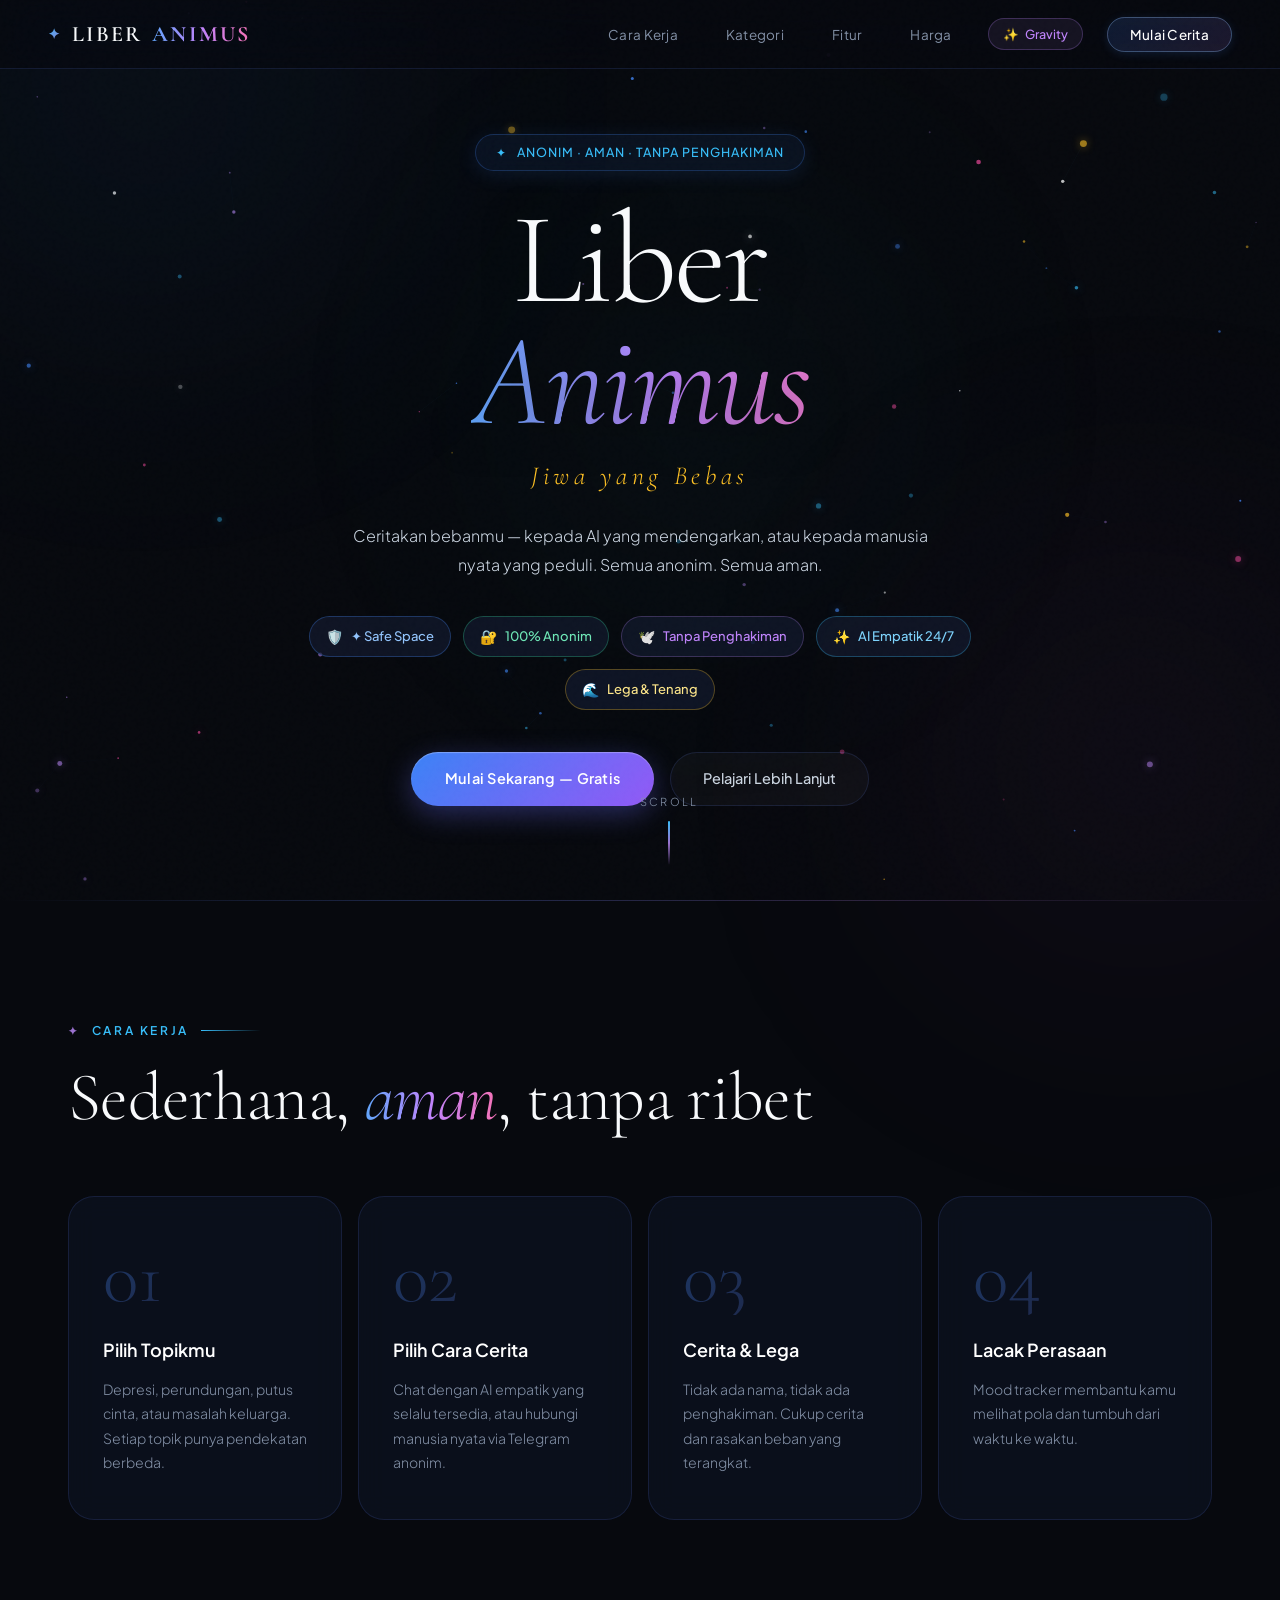
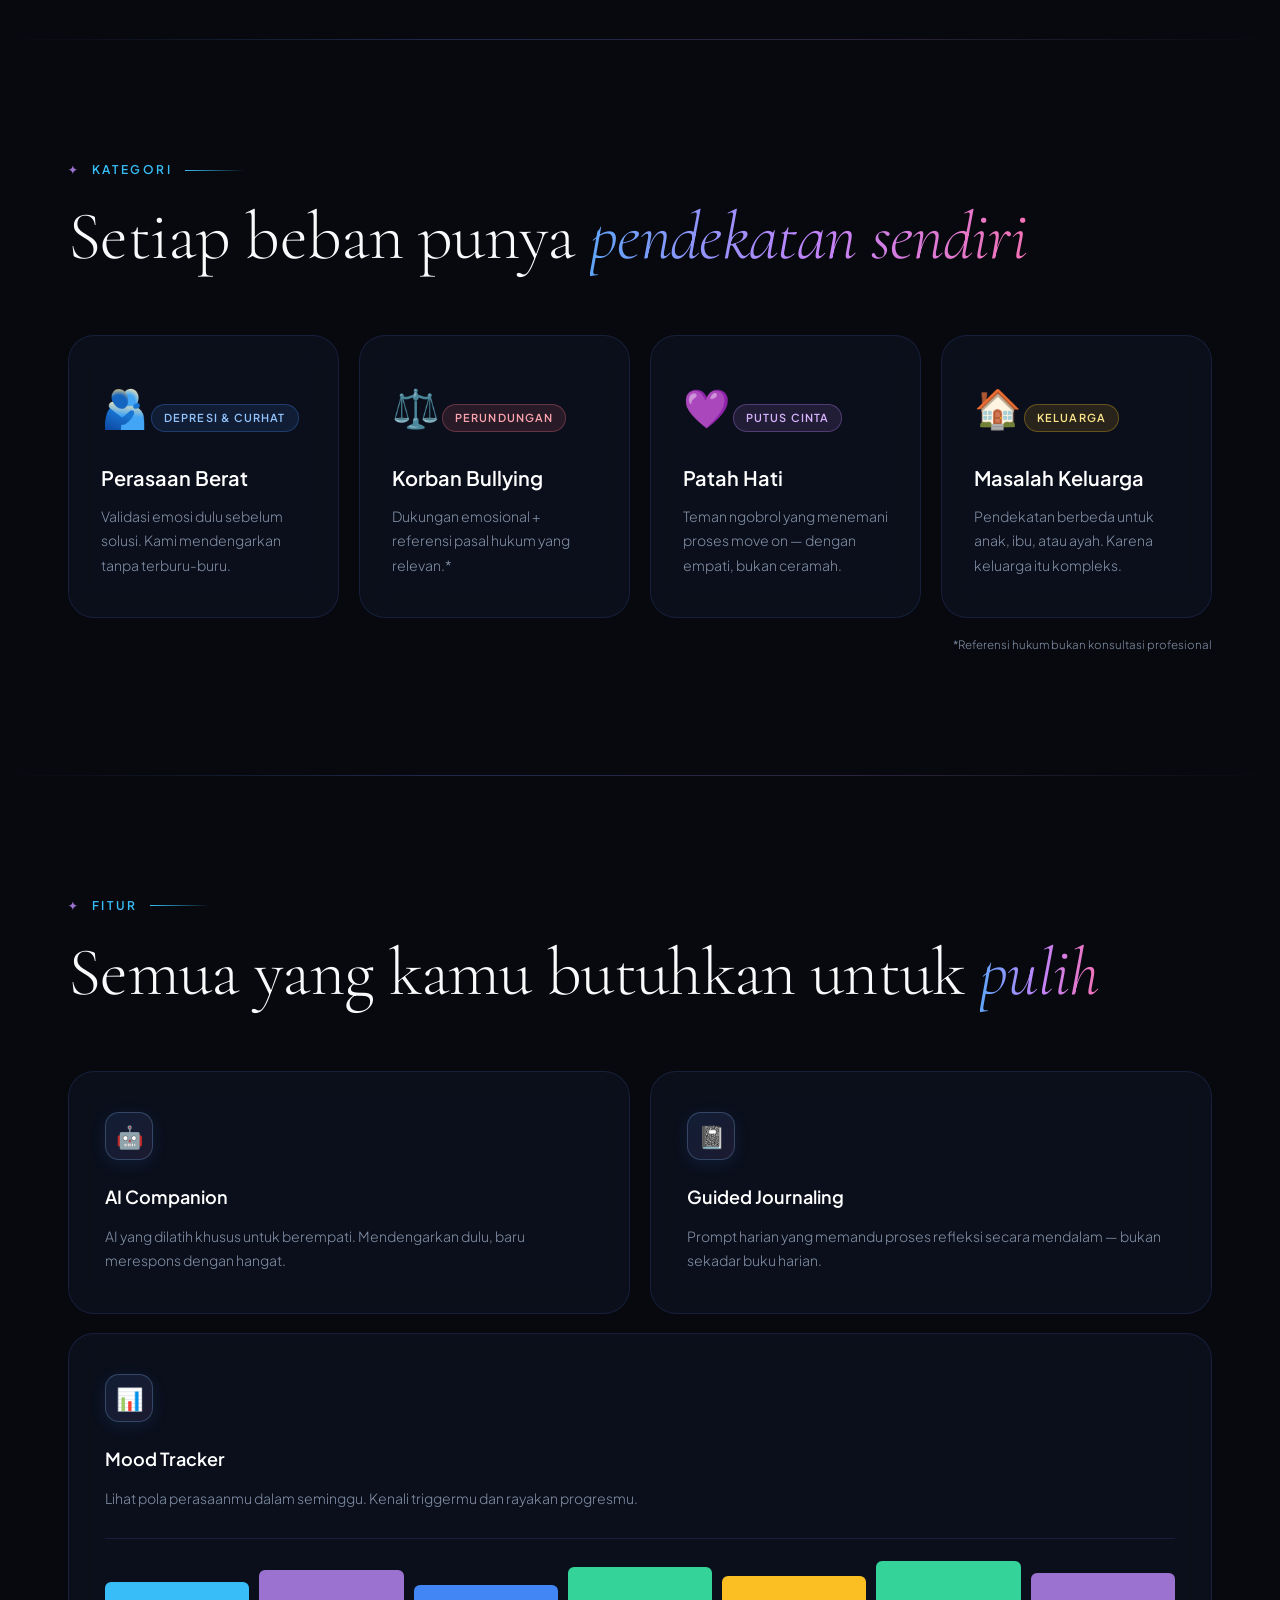
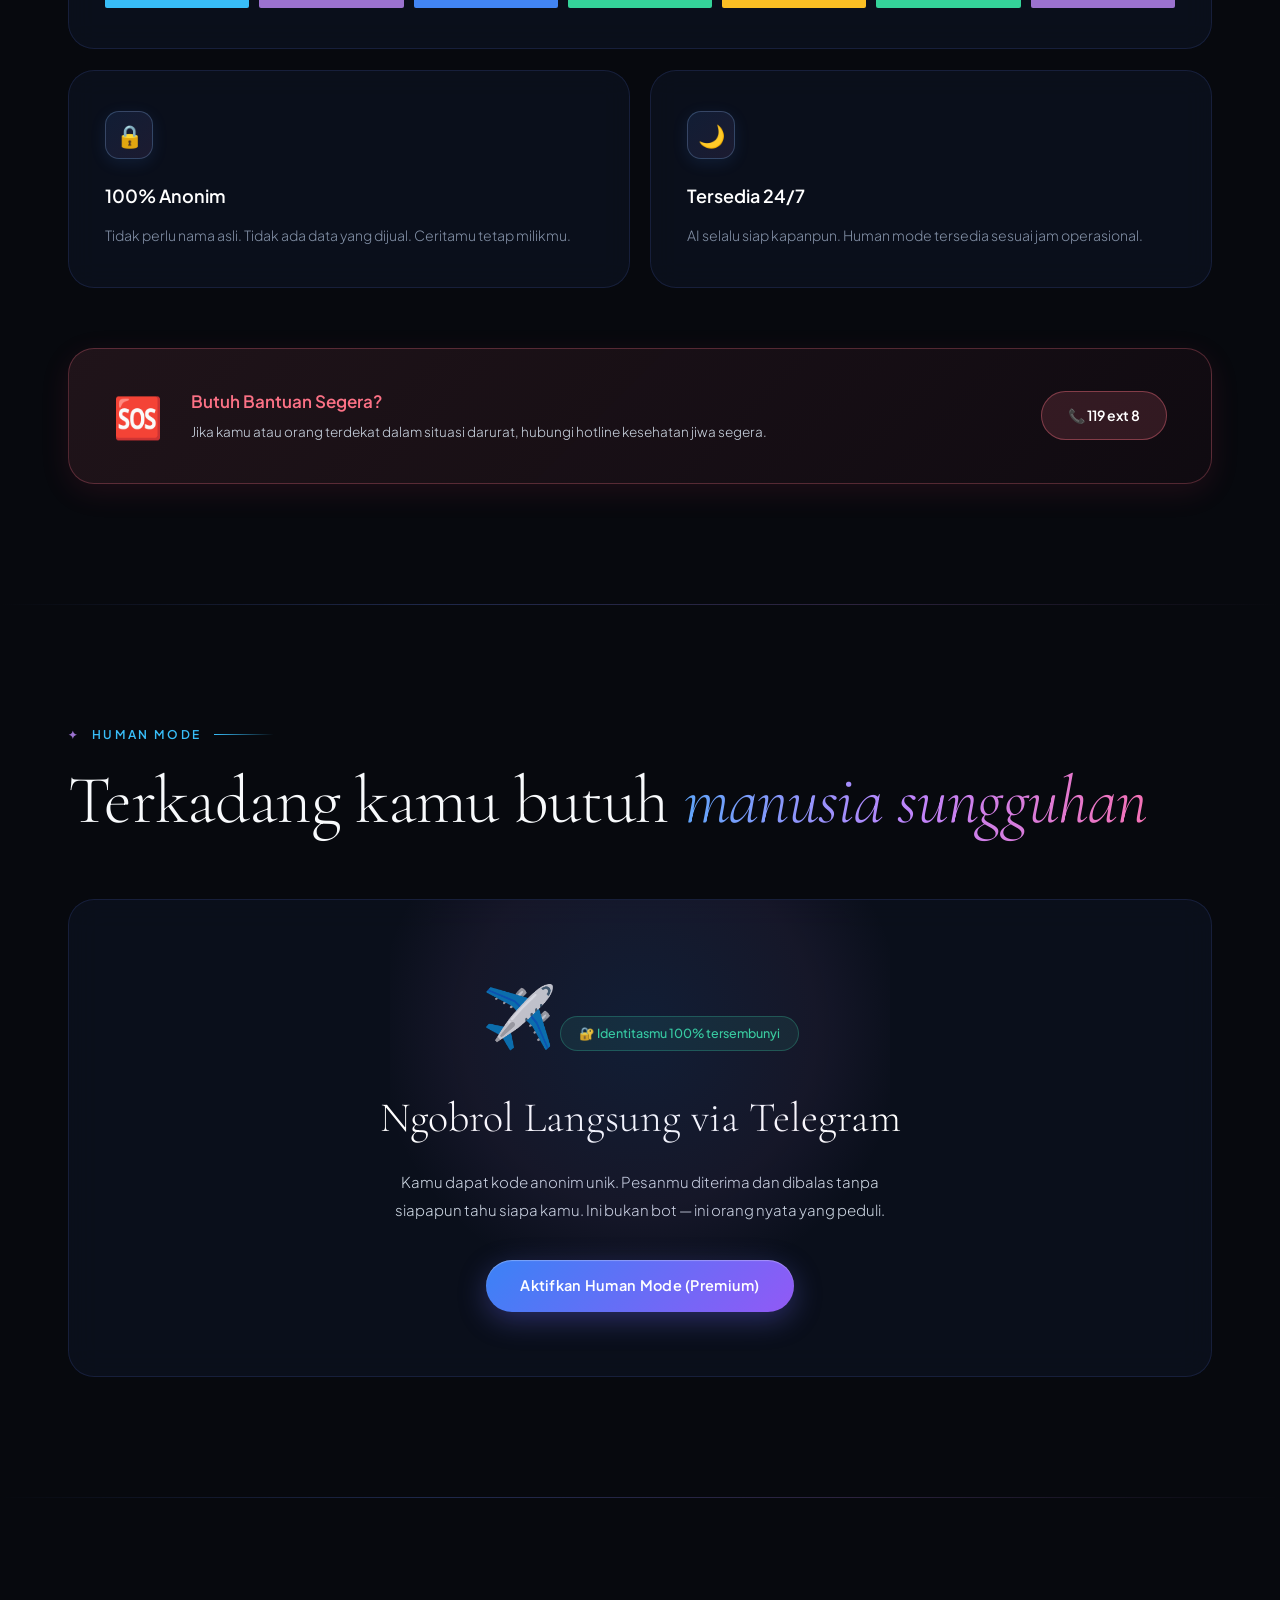
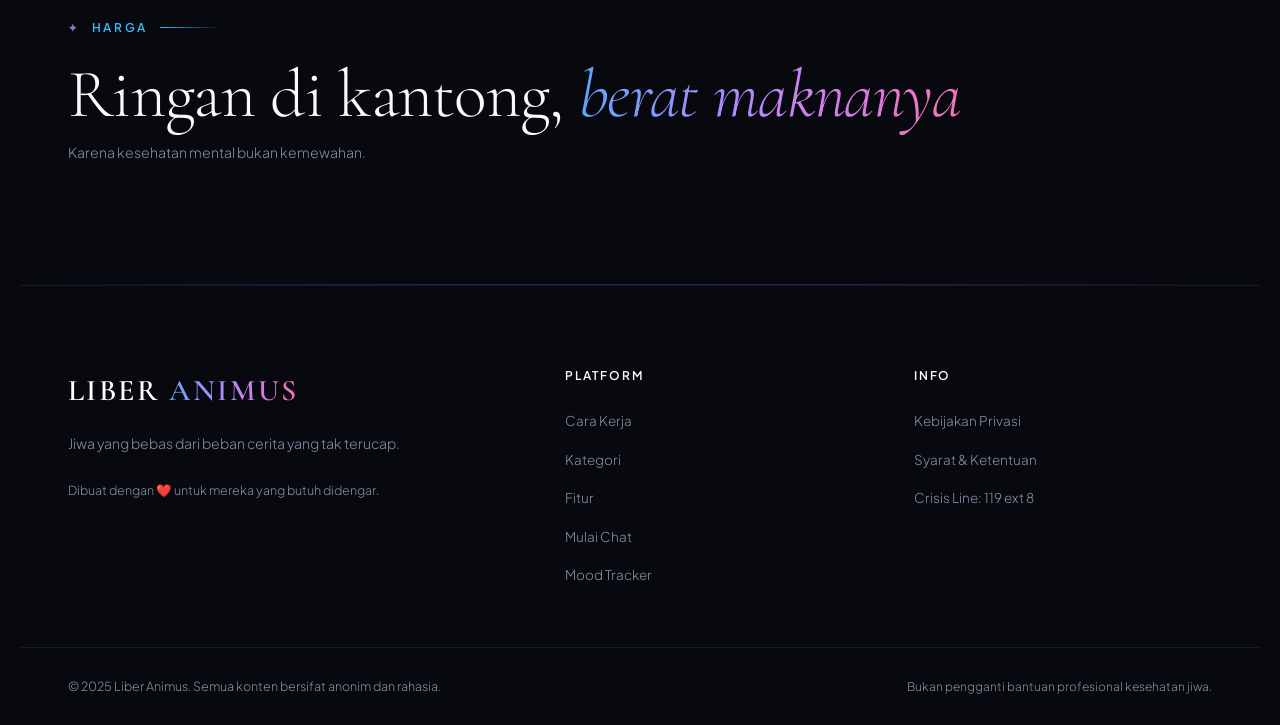
<file: index.html>
<!DOCTYPE html>
<html lang="id">
<head>
<meta charset="UTF-8">
<meta name="viewport" content="width=device-width, initial-scale=1.0">
<title>Liber Animus — Jiwa yang Bebas</title>
<meta name="description" content="Tempat cerita anonim tanpa penghakiman. AI empatik atau manusia nyata — pilihanmu.">
<link rel="preconnect" href="https://fonts.googleapis.com">
<link rel="preconnect" href="https://fonts.gstatic.com" crossorigin>
<link rel="stylesheet" href="style.css">
</head>
<body>

<canvas id="gravityCanvas" class="gravity-canvas"></canvas>
<div class="glow-orb glow-orb-1"></div>
<div class="glow-orb glow-orb-2"></div>
<div class="glow-orb glow-orb-3"></div>

<nav>
  <a href="index.html" class="nav-logo">LIBER <span>ANIMUS</span></a>
  <ul class="nav-links">
    <li><a href="#cara-kerja">Cara Kerja</a></li>
    <li><a href="#kategori">Kategori</a></li>
    <li><a href="#fitur">Fitur</a></li>
    <li><a href="#harga">Harga</a></li>
    <li><a href="app.html" class="btn-nav">Mulai Cerita</a></li>
  </ul>
</nav>

<!-- HERO -->
<div class="hero">
  <div class="hero-badge">Anonim · Aman · Tanpa Penghakiman</div>
  <h1>Liber<em>Animus</em></h1>
  <p class="hero-sub">Jiwa yang Bebas</p>
  <p class="hero-desc">Ceritakan bebanmu — kepada AI yang mendengarkan, atau kepada manusia nyata yang peduli. Semua anonim. Semua aman.</p>
  <div class="hero-cta">
    <a href="app.html" class="btn-primary">Mulai Sekarang — Gratis</a>
    <a href="#cara-kerja" class="btn-ghost">Pelajari Lebih Lanjut</a>
  </div>
  <div class="scroll-hint"><span>Scroll</span><div class="scroll-line"></div></div>
</div>

<div class="divider"></div>

<!-- CARA KERJA -->
<section id="cara-kerja" class="section">
  <div class="section-label reveal">Cara Kerja</div>
  <h2 class="section-title reveal">Sederhana, <em>aman</em>, tanpa ribet</h2>
  <div class="steps-grid reveal">
    <div class="step"><span class="step-num">01</span><h3>Pilih Topikmu</h3><p>Depresi, perundungan, putus cinta, atau masalah keluarga. Setiap topik punya pendekatan berbeda.</p></div>
    <div class="step"><span class="step-num">02</span><h3>Pilih Cara Cerita</h3><p>Chat dengan AI empatik yang selalu tersedia, atau hubungi manusia nyata via Telegram anonim.</p></div>
    <div class="step"><span class="step-num">03</span><h3>Cerita & Lega</h3><p>Tidak ada nama, tidak ada penghakiman. Cukup cerita dan rasakan beban yang terangkat.</p></div>
    <div class="step"><span class="step-num">04</span><h3>Lacak Perasaan</h3><p>Mood tracker membantu kamu melihat pola dan tumbuh dari waktu ke waktu.</p></div>
  </div>
</section>

<div class="divider"></div>

<!-- KATEGORI -->
<section id="kategori" class="section">
  <div class="section-label reveal">Kategori</div>
  <h2 class="section-title reveal">Setiap beban punya <em>pendekatan sendiri</em></h2>
  <div class="categories reveal">
    <a href="app.html?topic=depresi" class="category-card cat-depression">
      <span class="cat-icon">🫂</span>
      <span class="cat-tag">Depresi & Curhat</span>
      <h3>Perasaan Berat</h3>
      <p>Validasi emosi dulu sebelum solusi. Kami mendengarkan tanpa terburu-buru.</p>
    </a>
    <a href="app.html?topic=bullying" class="category-card cat-bully">
      <span class="cat-icon">⚖️</span>
      <span class="cat-tag">Perundungan</span>
      <h3>Korban Bullying</h3>
      <p>Dukungan emosional + referensi pasal hukum yang relevan.*</p>
    </a>
    <a href="app.html?topic=putus" class="category-card cat-breakup">
      <span class="cat-icon">💜</span>
      <span class="cat-tag">Putus Cinta</span>
      <h3>Patah Hati</h3>
      <p>Teman ngobrol yang menemani proses move on — dengan empati, bukan ceramah.</p>
    </a>
    <a href="app.html?topic=keluarga" class="category-card cat-family">
      <span class="cat-icon">🏠</span>
      <span class="cat-tag">Keluarga</span>
      <h3>Masalah Keluarga</h3>
      <p>Pendekatan berbeda untuk anak, ibu, atau ayah. Karena keluarga itu kompleks.</p>
    </a>
  </div>
  <p style="font-size:11.5px;color:var(--text-muted);margin-top:18px;text-align:right">*Referensi hukum bukan konsultasi profesional</p>
</section>

<div class="divider"></div>

<!-- FITUR -->
<section id="fitur" class="section">
  <div class="section-label reveal">Fitur</div>
  <h2 class="section-title reveal">Semua yang kamu butuhkan untuk <em>pulih</em></h2>
  <div class="features-grid reveal">
    <div class="card">
      <div class="feature-icon">🤖</div>
      <h3>AI Companion</h3>
      <p>AI yang dilatih khusus untuk berempati. Mendengarkan dulu, baru merespons dengan hangat.</p>
    </div>
    <div class="card">
      <div class="feature-icon">📓</div>
      <h3>Guided Journaling</h3>
      <p>Prompt harian yang memandu proses refleksi secara mendalam — bukan sekadar buku harian.</p>
    </div>
    <div class="card large">
      <div class="feature-icon">📊</div>
      <h3>Mood Tracker</h3>
      <p>Lihat pola perasaanmu dalam seminggu. Kenali triggermu dan rayakan progresmu.</p>
      <div class="mini-chart">
        <div class="mini-bar" style="height:45%;background:var(--gemini-cyan)"></div>
        <div class="mini-bar" style="height:65%;background:var(--gemini-purple)"></div>
        <div class="mini-bar" style="height:40%;background:var(--gemini-blue)"></div>
        <div class="mini-bar" style="height:70%;background:var(--gemini-emerald)"></div>
        <div class="mini-bar" style="height:55%;background:var(--gemini-amber)"></div>
        <div class="mini-bar" style="height:80%;background:var(--gemini-emerald)"></div>
        <div class="mini-bar" style="height:60%;background:var(--gemini-purple)"></div>
      </div>
    </div>
    <div class="card">
      <div class="feature-icon">🔒</div>
      <h3>100% Anonim</h3>
      <p>Tidak perlu nama asli. Tidak ada data yang dijual. Ceritamu tetap milikmu.</p>
    </div>
    <div class="card">
      <div class="feature-icon">🌙</div>
      <h3>Tersedia 24/7</h3>
      <p>AI selalu siap kapanpun. Human mode tersedia sesuai jam operasional.</p>
    </div>
  </div>
  <div class="crisis-banner reveal">
    <div class="crisis-icon">🆘</div>
    <div class="crisis-text">
      <h4>Butuh Bantuan Segera?</h4>
      <p>Jika kamu atau orang terdekat dalam situasi darurat, hubungi hotline kesehatan jiwa segera.</p>
    </div>
    <a href="tel:119" class="crisis-hotline">📞 119 ext 8</a>
  </div>
</section>

<div class="divider"></div>

<!-- HUMAN MODE -->
<section class="section">
  <div class="section-label reveal">Human Mode</div>
  <h2 class="section-title reveal">Terkadang kamu butuh <em>manusia sungguhan</em></h2>
  <div class="telegram-section reveal">
    <span class="telegram-icon">✈️</span>
    <div class="anon-badge">🔐 Identitasmu 100% tersembunyi</div>
    <h3>Ngobrol Langsung via Telegram</h3>
    <p>Kamu dapat kode anonim unik. Pesanmu diterima dan dibalas tanpa siapapun tahu siapa kamu. Ini bukan bot — ini orang nyata yang peduli.</p>
    <a href="app.html?mode=human" class="btn-primary">Aktifkan Human Mode (Premium)</a>
  </div>
</section>

<div class="divider"></div>

<!-- HARGA -->
<section id="harga" class="section">
  <div class="section-label reveal">Harga</div>
  <h2 class="section-title reveal">Ringan di kantong, <em>berat maknanya</em></h2>
  <p class="reveal" style="color:var(--text-muted);font-size:14px;margin-top:-12px">Karena kesehatan mental bukan kemewahan.</p>
  <div id="pricingContainer" class="reveal"></div>
</section>

<div class="divider"></div>

<footer>
  <div>
    <div class="footer-logo">LIBER <span>ANIMUS</span></div>
    <p class="footer-tagline">Jiwa yang bebas dari beban cerita yang tak terucap.</p>
    <p style="font-size:12.5px;color:var(--text-muted)">Dibuat dengan ❤️ untuk mereka yang butuh didengar.</p>
  </div>
  <div class="footer-col">
    <h5>Platform</h5>
    <ul class="footer-links">
      <li><a href="#cara-kerja">Cara Kerja</a></li>
      <li><a href="#kategori">Kategori</a></li>
      <li><a href="#fitur">Fitur</a></li>
      <li><a href="app.html">Mulai Chat</a></li>
      <li><a href="mood.html">Mood Tracker</a></li>
    </ul>
  </div>
  <div class="footer-col">
    <h5>Info</h5>
    <ul class="footer-links">
      <li><a href="#">Kebijakan Privasi</a></li>
      <li><a href="#">Syarat & Ketentuan</a></li>
      <li><a href="tel:119">Crisis Line: 119 ext 8</a></li>
    </ul>
  </div>
</footer>
<div class="footer-bottom">
  <p>© 2025 Liber Animus. Semua konten bersifat anonim dan rahasia.</p>
  <p style="font-size:12px;color:var(--text-muted)">Bukan pengganti bantuan profesional kesehatan jiwa.</p>
</div>

<div id="toast" class="toast"></div>

<!-- SCRIPTS -->
<script src="payment.js"></script>
<script src="gravity.js"></script>
<script>
// Scroll reveal with smooth staggered entrance
const reveals = document.querySelectorAll('.reveal');
const obs = new IntersectionObserver(entries => {
  entries.forEach((e, i) => {
    if (e.isIntersecting) {
      setTimeout(() => e.target.classList.add('visible'), i * 75);
    }
  });
}, { threshold: 0.08 });
reveals.forEach(el => obs.observe(el));

// Render pricing
document.addEventListener('DOMContentLoaded', () => {
  if (window.LiberPayment && window.LiberPayment.renderPricing) {
    LiberPayment.renderPricing('pricingContainer');
  }
});
</script>
</body>
</html>
</file>
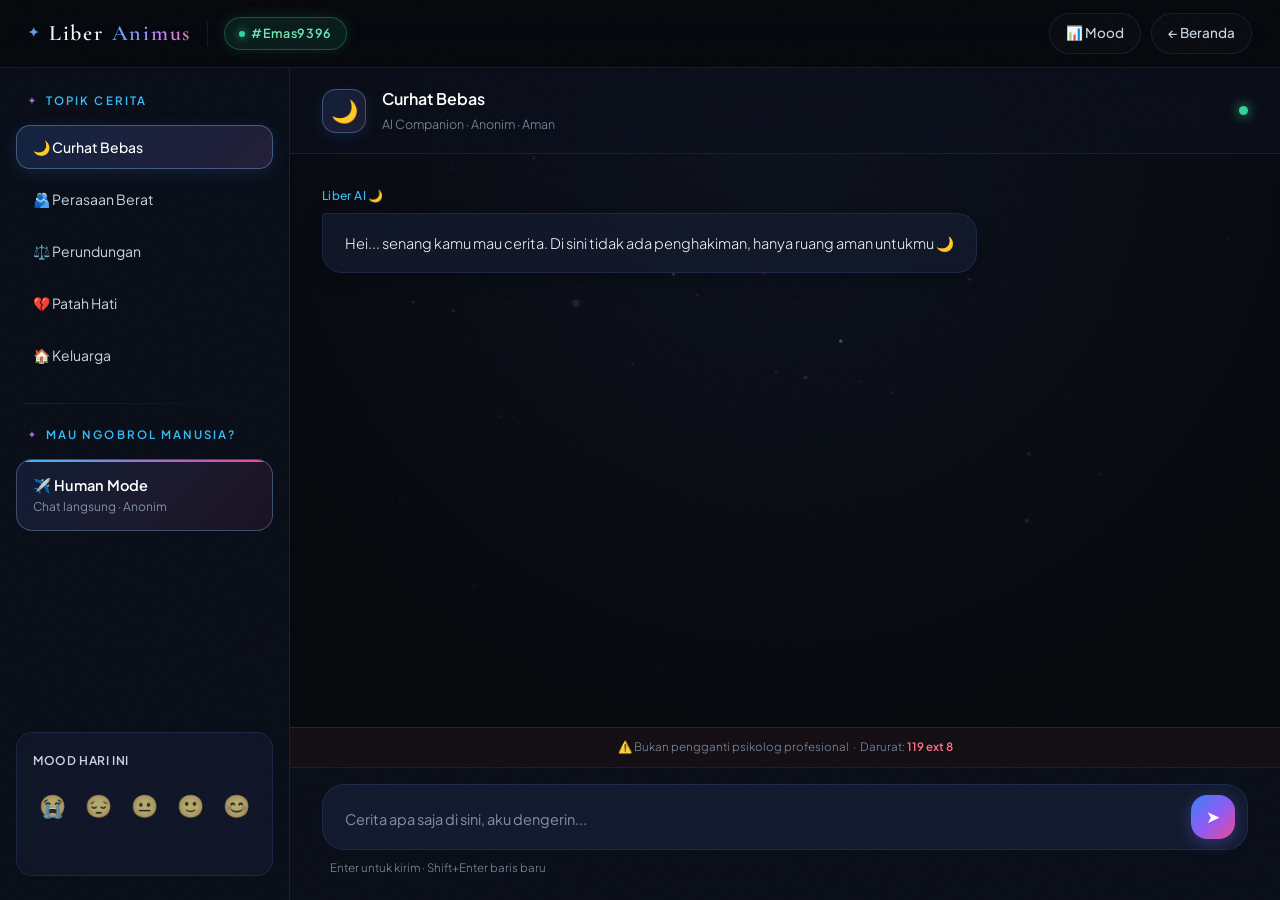
<file: app.html>
<!DOCTYPE html>
<html lang="id">
<head>
<meta charset="UTF-8">
<meta name="viewport" content="width=device-width, initial-scale=1.0">
<title>Liber Animus — Ruang Ceritamu</title>
<link rel="stylesheet" href="style.css">
<link rel="stylesheet" href="app.css">
</head>
<body>

<header class="topbar">
  <a href="index.html" class="topbar-logo">Liber <span>Animus</span></a>
  <div class="topbar-sep"></div>
  <span class="anon-pill" id="anonCode">...</span>
  <div class="topbar-right">
    <a href="mood.html" class="back-link">📊 Mood</a>
    <a href="index.html" class="back-link">← Beranda</a>
  </div>
</header>

<div class="app-body">
  <aside class="sidebar">
    <div class="sidebar-label">Topik Cerita</div>
    <button class="topic-btn" data-topic="umum"     onclick="LiberChat.setTopic('umum')">    🌙 Curhat Bebas</button>
    <button class="topic-btn" data-topic="depresi"  onclick="LiberChat.setTopic('depresi')"> 🫂 Perasaan Berat</button>
    <button class="topic-btn" data-topic="bullying" onclick="LiberChat.setTopic('bullying')">⚖️ Perundungan</button>
    <button class="topic-btn" data-topic="putus"    onclick="LiberChat.setTopic('putus')">   💔 Patah Hati</button>
    <button class="topic-btn" data-topic="keluarga" onclick="LiberChat.setTopic('keluarga')">🏠 Keluarga</button>
    <div class="sidebar-sep"></div>
    <div class="sidebar-label">Mau Ngobrol Manusia?</div>
    <button class="human-btn" onclick="openHumanMode()">
      <div class="human-btn-title">✈️ Human Mode</div>
      <div class="human-btn-sub">Chat langsung · Anonim</div>
    </button>
    <div class="mood-widget">
      <div class="mood-widget-title">Mood hari ini</div>
      <div class="mood-row">
        <button class="mood-btn" onclick="saveMood(this,1)" title="Sangat Berat">😭</button>
        <button class="mood-btn" onclick="saveMood(this,2)" title="Berat">😔</button>
        <button class="mood-btn" onclick="saveMood(this,3)" title="Biasa">😐</button>
        <button class="mood-btn" onclick="saveMood(this,4)" title="Lumayan">🙂</button>
        <button class="mood-btn" onclick="saveMood(this,5)" title="Baik">😊</button>
      </div>
      <div class="mood-saved" id="moodSaved"></div>
    </div>
  </aside>

  <div class="chat-area">
    <div class="chat-header">
      <span class="chat-header-icon" id="topicIcon">🌙</span>
      <div>
        <div class="chat-header-title" id="topicName">Curhat Bebas</div>
        <div class="chat-header-sub">AI Companion · Anonim · Aman</div>
      </div>
      <div class="online-dot"></div>
    </div>
    <div class="chat-messages" id="chatMessages"></div>
    <div class="disclaimer-bar">⚠️ Bukan pengganti psikolog profesional &nbsp;·&nbsp; Darurat: <strong>119 ext 8</strong></div>
    <div class="input-area">
      <div class="input-wrap">
        <textarea class="chat-input" id="chatInput" rows="1"
          placeholder="Cerita apa saja di sini, aku dengerin..."
          oninput="autoResize(this)"></textarea>
        <button class="send-btn" id="sendBtn">➤</button>
      </div>
      <div class="input-hint">Enter untuk kirim · Shift+Enter baris baru</div>
    </div>
  </div>
</div>

<!-- HUMAN MODE MODAL -->
<div class="modal-overlay" id="hmModal">
  <div class="hm-modal">
    <button class="modal-close" onclick="document.getElementById('hmModal').classList.remove('active')">✕</button>
    <div style="text-align:center;margin-bottom:24px">
      <div style="font-size:44px;margin-bottom:12px">✈️</div>
      <div class="modal-title">Human <em>Mode</em></div>
      <p class="modal-sub">Ngobrol dengan manusia nyata via Telegram. Identitasmu 100% tersembunyi.</p>
    </div>
    <div style="background:var(--bg2);border:1px solid var(--border2);border-radius:14px;padding:16px;margin-bottom:16px">
      <p style="font-size:13px;color:var(--text-soft);line-height:1.85;margin:0">
        <strong style="color:var(--text)">Cara pakai:</strong><br>
        1. Klik tombol → masuk Telegram bot<br>
        2. Ketik <strong style="color:var(--accent)">/start</strong> lalu kirim kode anonimmu:<br>
        &nbsp;&nbsp;&nbsp;<strong id="hmAnonCode" style="color:var(--accent);font-size:15px"></strong><br>
        3. Cerita — admin akan balas secepatnya 💙
      </p>
    </div>
    <div style="background:rgba(90,158,120,0.06);border:1px solid rgba(90,158,120,0.2);border-radius:12px;padding:12px 16px;margin-bottom:20px">
      <p style="font-size:12px;color:var(--success);margin:0">🔐 Admin hanya tahu kode anonimmu — identitas asli tidak diketahui siapapun.</p>
    </div>
    <a id="hmTelegramLink" href="#" target="_blank"
      style="display:block;text-align:center;background:linear-gradient(135deg,var(--accent),var(--accent2));color:#fff;padding:14px;border-radius:14px;text-decoration:none;font-size:14px;font-weight:500;box-shadow:0 4px 16px rgba(192,123,69,0.3)">
      Buka Telegram Bot →
    </a>
  </div>
</div>

<div id="toast" class="toast"></div>

<script src="gemini.js"></script>
<script src="chat.js"></script>
<script src="gravity.js"></script>
<script>
function autoResize(el) {
  el.style.height = 'auto';
  el.style.height = Math.min(el.scrollHeight, 100) + 'px';
}
function saveMood(btn, val) {
  document.querySelectorAll('.mood-btn').forEach(b => b.classList.remove('selected'));
  btn.classList.add('selected');
  const labels = ['','Sangat Berat','Berat','Biasa','Lumayan','Baik'];
  const today = new Date().toISOString().split('T')[0];
  localStorage.setItem(`la_mood_${today}`, JSON.stringify({ val, note:'' }));
  const el = document.getElementById('moodSaved');
  if (el) el.textContent = `${btn.textContent} ${labels[val]} dicatat`;
  showToast(`Mood ${btn.textContent} tersimpan!`);
}
function showToast(msg) {
  const t = document.getElementById('toast');
  t.textContent = msg; t.className = 'toast success show';
  setTimeout(() => t.classList.remove('show'), 2500);
}
const BOT_USERNAME = 'liberanimus_bot'; // ← ganti dengan username bot lo

function openHumanMode() {
  // Baca kode anon SAAT modal dibuka — sudah pasti ada karena chat.js udah init
  const code = sessionStorage.getItem('la_anon') || '';
  const cleanCode = code.replace('#', '');

  const el = document.getElementById('hmAnonCode');
  if (el) el.textContent = code;

  const telegramLink = document.getElementById('hmTelegramLink');
  if (telegramLink) {
    telegramLink.href = cleanCode
      ? `https://t.me/${BOT_USERNAME}?start=${cleanCode}`
      : `https://t.me/${BOT_USERNAME}`;
  }

  document.getElementById('hmModal').classList.add('active');
}

document.addEventListener('DOMContentLoaded', () => {
  const today = new Date().toISOString().split('T')[0];
  const saved = localStorage.getItem(`la_mood_${today}`);
  if (saved) {
    try {
      const { val } = JSON.parse(saved);
      const btn = document.querySelectorAll('.mood-btn')[val-1];
      if (btn) {
        btn.classList.add('selected');
        const labels = ['','Sangat Berat','Berat','Biasa','Lumayan','Baik'];
        document.getElementById('moodSaved').textContent = `${btn.textContent} ${labels[val]} dicatat`;
      }
    } catch(e) {}
  }
});
document.getElementById('hmModal').addEventListener('click', function(e) { if(e.target===this) this.classList.remove('active'); });
</script>
</body>
</html>
</file>
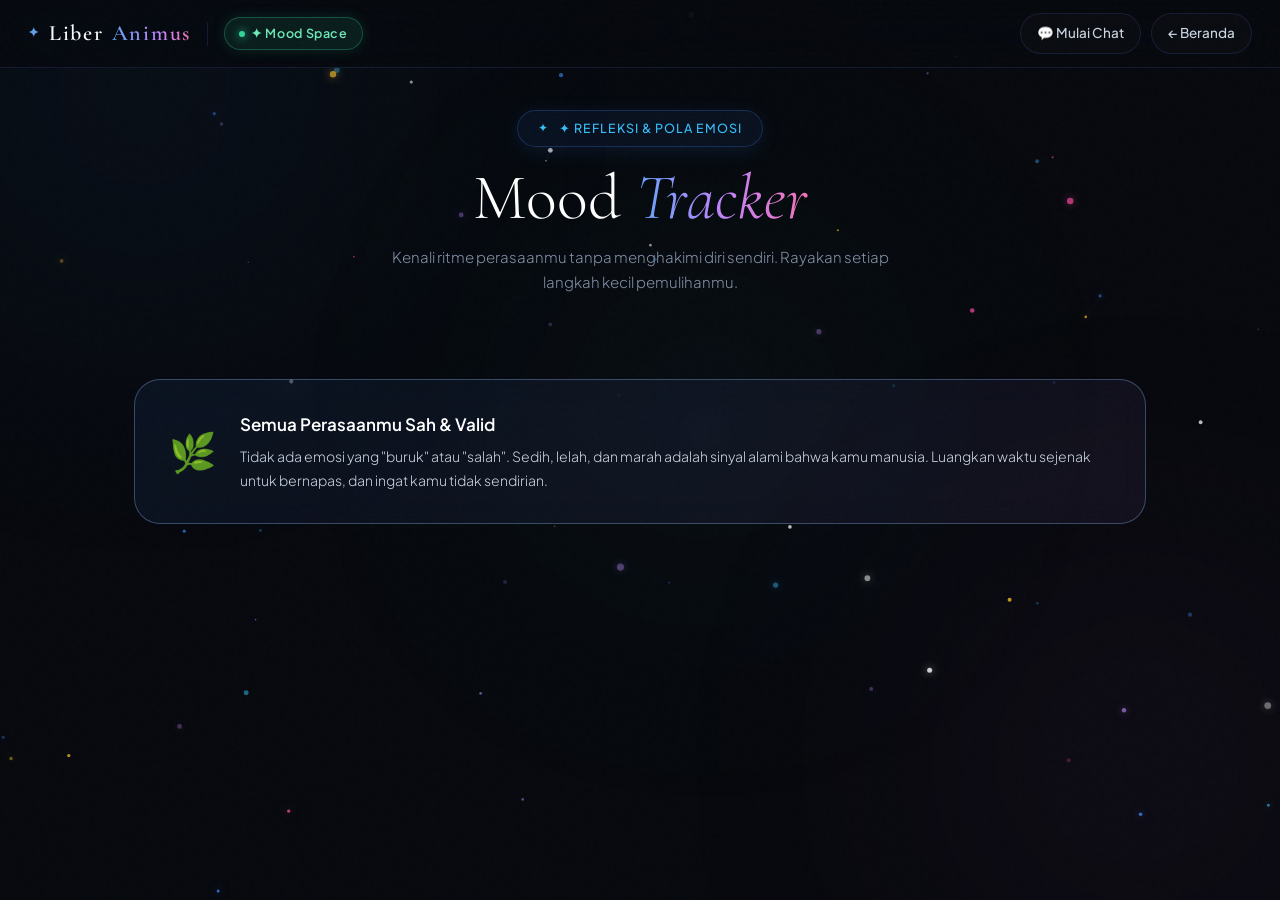
<file: mood.html>
<!DOCTYPE html>
<html lang="id">
<head>
<meta charset="UTF-8">
<meta name="viewport" content="width=device-width, initial-scale=1.0">
<title>Liber Animus — Mood Tracker</title>
<meta name="description" content="Lacak dan kenali pola emosimu setiap hari dengan aman dan anonim.">
<link rel="preconnect" href="https://fonts.googleapis.com">
<link rel="preconnect" href="https://fonts.gstatic.com" crossorigin>
<link rel="stylesheet" href="style.css">
<link rel="stylesheet" href="app.css">
<style>
body {
  overflow-y: auto !important;
  min-height: 100vh;
}
.mood-page-wrapper {
  min-height: 100vh;
  display: flex;
  flex-direction: column;
}
.mood-tip-card {
  margin-top: 36px;
  background: linear-gradient(135deg, rgba(66, 133, 244, 0.08), rgba(155, 114, 207, 0.08));
  border: 1px solid var(--border-strong);
  border-radius: var(--radius-lg);
  padding: 30px 34px;
  display: flex;
  align-items: center;
  gap: 24px;
  backdrop-filter: blur(14px);
}
.mood-tip-icon {
  font-size: 38px;
  flex-shrink: 0;
}
.mood-tip-text h4 {
  font-size: 17px;
  font-weight: 600;
  color: #fff;
  margin-bottom: 6px;
}
.mood-tip-text p {
  font-size: 14px;
  color: var(--text-soft);
  line-height: 1.75;
}
@media (max-width: 768px) {
  .mood-tip-card {
    flex-direction: column;
    text-align: center;
    padding: 24px 20px;
  }
}
</style>
</head>
<body>

<canvas id="gravityCanvas" class="gravity-canvas"></canvas>
<div class="glow-orb glow-orb-1"></div>
<div class="glow-orb glow-orb-2"></div>
<div class="glow-orb glow-orb-3"></div>

<div class="mood-page-wrapper">
  <!-- TOPBAR -->
  <header class="topbar">
    <a href="index.html" class="topbar-logo">Liber <span>Animus</span></a>
    <div class="topbar-sep"></div>
    <span class="anon-pill" id="anonCode">✦ Mood Space</span>
    <div class="topbar-right">
      <a href="app.html" class="back-link">💬 Mulai Chat</a>
      <a href="index.html" class="back-link">← Beranda</a>
    </div>
  </header>

  <!-- MAIN MOOD CONTAINER -->
  <main class="mood-container">
    <div class="mood-page-header">
      <div class="hero-badge" style="margin-bottom: 16px;">✦ Refleksi & Pola Emosi</div>
      <h1 class="mood-page-title">Mood <em>Tracker</em></h1>
      <p class="mood-page-sub">Kenali ritme perasaanmu tanpa menghakimi diri sendiri. Rayakan setiap langkah kecil pemulihanmu.</p>
    </div>

    <div class="mood-grid">
      <!-- PICKER -->
      <div id="moodPickerContainer"></div>

      <!-- 7-DAY CHART & STATS -->
      <div id="moodChart"></div>
    </div>

    <!-- INSIGHT TIP -->
    <div class="mood-tip-card">
      <span class="mood-tip-icon">🌿</span>
      <div class="mood-tip-text">
        <h4>Semua Perasaanmu Sah & Valid</h4>
        <p>Tidak ada emosi yang "buruk" atau "salah". Sedih, lelah, dan marah adalah sinyal alami bahwa kamu manusia. Luangkan waktu sejenak untuk bernapas, dan ingat kamu tidak sendirian.</p>
      </div>
    </div>
  </main>
</div>

<div id="toast" class="toast"></div>

<!-- SCRIPTS -->
<script src="mood.js"></script>
<script src="gravity.js"></script>
<script>
document.addEventListener('DOMContentLoaded', () => {
  // Ambil anon code jika ada
  const anonCode = sessionStorage.getItem('la_anon');
  if (anonCode) {
    const el = document.getElementById('anonCode');
    if (el) el.textContent = anonCode;
  }

  // Render picker & chart
  if (window.MoodTracker) {
    MoodTracker.renderPicker('moodPickerContainer');
    MoodTracker.renderChart('moodChart');
  }
});
</script>
</body>
</html>
</file>
<file: style.css>
/* ========================================================
   LIBER ANIMUS — style.css
   Google Gemini Aesthetic × Google Gravity Interactive Physics
   A human-crafted, therapeutic, and luminous design system.
   ======================================================== */

@import url('https://fonts.googleapis.com/css2?family=Cormorant+Garamond:ital,wght@0,300;0,400;0,600;1,300;1,400;1,600&family=Plus+Jakarta+Sans:wght@300;400;500;600;700&display=swap');

/* ========================================================
   1. DESIGN TOKENS & GEMINI PALETTE
   ======================================================== */
:root {
  /* Cosmic Dark Backgrounds */
  --bg: #07090e;
  --bg2: #0d121f;
  --bg3: #12192c;
  
  /* Frosted Glass Surfaces */
  --surface: rgba(16, 23, 40, 0.65);
  --surface2: rgba(24, 34, 58, 0.78);
  --surface-hover: rgba(30, 43, 72, 0.88);
  --surface-card: rgba(14, 20, 36, 0.62);

  /* Google Gemini Signature Palette */
  --gemini-blue: #4285f4;
  --gemini-cyan: #38bdf8;
  --gemini-purple: #9b72cf;
  --gemini-violet: #818cf8;
  --gemini-magenta: #ec4899;
  --gemini-coral: #fb7185;
  --gemini-amber: #fbbf24;
  --gemini-emerald: #34d399;

  /* Semantic Variables */
  --accent: #60a5fa;
  --accent2: #c084fc;
  --accent3: #38bdf8;
  --accent-pink: #f472b6;
  --gold: #fbbf24;
  --danger: #fb7185;
  --success: #34d399;

  /* Typography Colors */
  --text: #f8fafc;
  --text-soft: #cbd5e1;
  --text-muted: #8391a7;
  --text-dim: #55627a;

  /* Luminous Borders & Radii */
  --border: rgba(99, 133, 255, 0.14);
  --border-strong: rgba(147, 197, 253, 0.32);
  --border2: rgba(155, 114, 207, 0.22);
  --glow-gemini: 0 0 35px rgba(66, 133, 244, 0.22), 0 0 70px rgba(155, 114, 207, 0.16);

  --radius-sm: 10px;
  --radius: 18px;
  --radius-lg: 26px;
  --radius-full: 9999px;

  /* Physics Timing Curves */
  --spring: cubic-bezier(0.34, 1.56, 0.64, 1);
  --smooth: cubic-bezier(0.16, 1, 0.3, 1);
  --float-timing: cubic-bezier(0.45, 0.05, 0.55, 0.95);
}

/* ========================================================
   2. RESET & BASE STYLES
   ======================================================== */
*, *::before, *::after {
  margin: 0;
  padding: 0;
  box-sizing: border-box;
}

html {
  scroll-behavior: smooth;
  color-scheme: dark;
}

body {
  background-color: var(--bg);
  color: var(--text);
  font-family: 'Plus Jakarta Sans', -apple-system, BlinkMacSystemFont, sans-serif;
  font-weight: 300;
  line-height: 1.65;
  overflow-x: hidden;
  position: relative;
  min-height: 100vh;
  -webkit-font-smoothing: antialiased;
  -moz-osx-font-smoothing: grayscale;
}

/* Subtle Film Grain Noise Overlay */
body::before {
  content: '';
  position: fixed;
  inset: 0;
  background-image: url("data:image/svg+xml,%3Csvg viewBox='0 0 256 256' xmlns='http://www.w3.org/2000/svg'%3E%3Cfilter id='noise'%3E%3CfeTurbulence type='fractalNoise' baseFrequency='0.85' numOctaves='3' stitchTiles='stitch'/%3E%3C/filter%3E%3Crect width='100%25' height='100%25' filter='url(%23noise)' opacity='0.025'/%3E%3C/svg%3E");
  pointer-events: none;
  z-index: 9999;
  opacity: 0.5;
}

/* Custom Gemini Selection */
::selection {
  background: rgba(155, 114, 207, 0.35);
  color: #ffffff;
  text-shadow: 0 0 10px rgba(96, 165, 250, 0.6);
}

/* Sleek Scrollbar */
::-webkit-scrollbar {
  width: 9px;
}
::-webkit-scrollbar-track {
  background: var(--bg);
}
::-webkit-scrollbar-thumb {
  background: rgba(99, 133, 255, 0.2);
  border-radius: var(--radius-full);
  border: 2px solid var(--bg);
}
::-webkit-scrollbar-thumb:hover {
  background: rgba(147, 197, 253, 0.45);
}

/* ========================================================
   3. BACKGROUND PARTICLES & AMBIENT NEBULAE
   ======================================================== */
.gravity-canvas {
  position: fixed;
  top: 0;
  left: 0;
  width: 100%;
  height: 100%;
  z-index: 0;
  pointer-events: none;
}

.glow-orb {
  position: fixed;
  border-radius: 50%;
  filter: blur(140px);
  pointer-events: none;
  z-index: 0;
  opacity: 0.65;
  animation: driftOrb 24s ease-in-out infinite;
}

.glow-orb-1 {
  width: 650px;
  height: 650px;
  background: radial-gradient(circle, rgba(66, 133, 244, 0.15) 0%, rgba(56, 189, 248, 0.05) 50%, transparent 75%);
  top: -240px;
  left: -180px;
}

.glow-orb-2 {
  width: 580px;
  height: 580px;
  background: radial-gradient(circle, rgba(155, 114, 207, 0.16) 0%, rgba(236, 72, 153, 0.06) 50%, transparent 75%);
  bottom: -150px;
  right: -150px;
  animation-delay: -8s;
}

.glow-orb-3 {
  width: 500px;
  height: 500px;
  background: radial-gradient(circle, rgba(56, 189, 248, 0.12) 0%, rgba(52, 211, 153, 0.05) 50%, transparent 75%);
  top: 45%;
  left: 55%;
  transform: translate(-50%, -50%);
  animation-delay: -16s;
}

@keyframes driftOrb {
  0%, 100% { transform: translate(0, 0) scale(1); }
  33% { transform: translate(50px, -40px) scale(1.08); }
  66% { transform: translate(-40px, 45px) scale(0.92); }
}

/* ========================================================
   4. NAVIGATION BAR (GEMINI FROSTED GLASS)
   ======================================================== */
nav {
  position: fixed;
  top: 0;
  left: 0;
  right: 0;
  z-index: 1000;
  padding: 16px 48px;
  display: flex;
  justify-content: space-between;
  align-items: center;
  background: rgba(7, 9, 14, 0.72);
  backdrop-filter: blur(20px) saturate(180%);
  -webkit-backdrop-filter: blur(20px) saturate(180%);
  border-bottom: 1px solid var(--border);
  transition: all 0.3s var(--smooth);
}

.nav-logo {
  display: inline-flex;
  align-items: center;
  gap: 10px;
  font-family: 'Cormorant Garamond', serif;
  font-size: 22px;
  font-weight: 600;
  letter-spacing: 0.1em;
  color: var(--text);
  text-decoration: none;
  position: relative;
  transition: transform 0.25s var(--spring);
}

.nav-logo:hover {
  transform: scale(1.03);
}

.nav-logo::before {
  content: '✦';
  font-size: 14px;
  background: linear-gradient(135deg, var(--gemini-cyan), var(--gemini-purple));
  -webkit-background-clip: text;
  background-clip: text;
  color: transparent;
  animation: geminiSparkle 3s ease-in-out infinite;
}

.nav-logo span {
  background: linear-gradient(90deg, #60a5fa 0%, #c084fc 50%, #f472b6 100%);
  -webkit-background-clip: text;
  background-clip: text;
  color: transparent;
  font-weight: 700;
}

.nav-links {
  display: flex;
  gap: 24px;
  list-style: none;
  align-items: center;
}

.nav-links a {
  color: var(--text-muted);
  text-decoration: none;
  font-size: 13.5px;
  font-weight: 400;
  letter-spacing: 0.02em;
  padding: 8px 12px;
  border-radius: var(--radius-full);
  transition: all 0.25s ease;
  position: relative;
}

.nav-links a:hover {
  color: var(--text);
  background: rgba(255, 255, 255, 0.04);
}

/* Gravity Toggle Button in Nav */
.btn-gravity-toggle {
  background: rgba(155, 114, 207, 0.1);
  border: 1px solid rgba(155, 114, 207, 0.3);
  color: var(--accent2);
  padding: 7px 14px;
  border-radius: var(--radius-full);
  font-family: 'Plus Jakarta Sans', sans-serif;
  font-size: 12.5px;
  font-weight: 500;
  display: inline-flex;
  align-items: center;
  gap: 6px;
  cursor: pointer;
  transition: all 0.3s var(--spring);
}

.btn-gravity-toggle:hover {
  background: rgba(155, 114, 207, 0.22);
  transform: translateY(-2px) scale(1.04);
  box-shadow: 0 4px 18px rgba(155, 114, 207, 0.25);
  border-color: var(--accent2);
}

.btn-gravity-toggle.active {
  background: linear-gradient(135deg, rgba(66, 133, 244, 0.3), rgba(155, 114, 207, 0.4));
  border-color: var(--gemini-cyan);
  color: #fff;
  box-shadow: 0 0 16px rgba(56, 189, 248, 0.45);
}

.btn-nav {
  background: linear-gradient(135deg, rgba(66, 133, 244, 0.15), rgba(155, 114, 207, 0.15)) !important;
  border: 1px solid var(--border-strong) !important;
  color: #ffffff !important;
  font-weight: 500 !important;
  padding: 8px 22px !important;
  border-radius: var(--radius-full) !important;
  transition: all 0.3s var(--spring) !important;
  box-shadow: 0 2px 10px rgba(66, 133, 244, 0.15);
}

.btn-nav:hover {
  background: linear-gradient(135deg, rgba(66, 133, 244, 0.3), rgba(155, 114, 207, 0.3)) !important;
  border-color: var(--gemini-cyan) !important;
  transform: translateY(-2px) scale(1.03);
  box-shadow: 0 6px 20px rgba(66, 133, 244, 0.3);
}

/* ========================================================
   5. BUTTONS & MICRO-INTERACTIONS
   ======================================================== */
.btn-primary {
  background: linear-gradient(135deg, #3b82f6 0%, #8b5cf6 50%, #ec4899 100%);
  background-size: 200% auto;
  color: #ffffff;
  border: none;
  padding: 14px 34px;
  border-radius: var(--radius-full);
  font-family: 'Plus Jakarta Sans', sans-serif;
  font-size: 14.5px;
  font-weight: 600;
  letter-spacing: 0.02em;
  cursor: pointer;
  transition: all 0.35s var(--spring);
  text-decoration: none;
  display: inline-flex;
  align-items: center;
  justify-content: center;
  gap: 8px;
  position: relative;
  overflow: hidden;
  box-shadow: 0 8px 28px rgba(99, 102, 241, 0.35), inset 0 1px 1px rgba(255, 255, 255, 0.3);
}

.btn-primary:hover {
  transform: translateY(-3px) scale(1.02);
  background-position: right center;
  box-shadow: 0 12px 36px rgba(139, 92, 246, 0.45), inset 0 1px 1px rgba(255, 255, 255, 0.4);
}

.btn-primary:active {
  transform: translateY(-1px) scale(0.98);
}

.btn-ghost {
  background: rgba(255, 255, 255, 0.03);
  color: var(--text-soft);
  border: 1px solid var(--border);
  padding: 14px 32px;
  border-radius: var(--radius-full);
  font-family: 'Plus Jakarta Sans', sans-serif;
  font-size: 14.5px;
  font-weight: 500;
  cursor: pointer;
  transition: all 0.3s var(--spring);
  text-decoration: none;
  display: inline-flex;
  align-items: center;
  justify-content: center;
  gap: 8px;
  backdrop-filter: blur(10px);
}

.btn-ghost:hover {
  border-color: var(--accent);
  color: #ffffff;
  background: rgba(66, 133, 244, 0.08);
  transform: translateY(-3px);
  box-shadow: 0 6px 20px rgba(66, 133, 244, 0.15);
}

.btn-full {
  width: 100%;
  text-align: center;
}

/* ========================================================
   6. HERO SECTION & GOOGLE GRAVITY CHIPS
   ======================================================== */
.hero {
  position: relative;
  z-index: 1;
  min-height: 100vh;
  display: flex;
  flex-direction: column;
  justify-content: center;
  align-items: center;
  text-align: center;
  padding: 130px 24px 90px;
}

.hero-badge {
  display: inline-flex;
  align-items: center;
  gap: 10px;
  background: rgba(66, 133, 244, 0.08);
  border: 1px solid rgba(66, 133, 244, 0.25);
  border-radius: var(--radius-full);
  padding: 7px 20px;
  font-size: 12.5px;
  font-weight: 500;
  color: var(--gemini-cyan);
  letter-spacing: 0.08em;
  text-transform: uppercase;
  margin-bottom: 28px;
  animation: fadeUp 0.8s var(--smooth) forwards;
  backdrop-filter: blur(12px);
  box-shadow: 0 4px 20px rgba(66, 133, 244, 0.12);
}

.hero-badge::before {
  content: '✦';
  font-size: 12px;
  color: var(--gemini-cyan);
  animation: geminiSparkle 2.2s infinite;
}

.hero h1 {
  font-family: 'Cormorant Garamond', serif;
  font-size: clamp(62px, 11vw, 130px);
  font-weight: 300;
  line-height: 0.94;
  letter-spacing: -0.025em;
  margin-bottom: 12px;
  animation: fadeUp 0.8s var(--smooth) 0.1s forwards;
  opacity: 0;
  text-shadow: 0 10px 40px rgba(0, 0, 0, 0.6);
}

.hero h1 em {
  font-style: italic;
  display: block;
  background: linear-gradient(90deg, #60a5fa 0%, #c084fc 30%, #f472b6 60%, #38bdf8 85%, #60a5fa 100%);
  background-size: 200% auto;
  -webkit-background-clip: text;
  background-clip: text;
  color: transparent;
  animation: geminiShimmer 7s linear infinite;
}

.hero-sub {
  font-family: 'Cormorant Garamond', serif;
  font-size: clamp(18px, 2.5vw, 26px);
  font-style: italic;
  color: var(--gold);
  letter-spacing: 0.18em;
  margin-bottom: 24px;
  animation: fadeUp 0.8s var(--smooth) 0.2s forwards;
  opacity: 0;
}

.hero-desc {
  max-width: 580px;
  font-size: 16px;
  line-height: 1.8;
  color: var(--text-soft);
  margin-bottom: 36px;
  animation: fadeUp 0.8s var(--smooth) 0.3s forwards;
  opacity: 0;
}

/* Floating Zero-G Gravity Chips */
.gravity-chips-wrap {
  display: flex;
  flex-wrap: wrap;
  justify-content: center;
  gap: 12px;
  max-width: 720px;
  margin-bottom: 42px;
  animation: fadeUp 0.8s var(--smooth) 0.35s forwards;
  opacity: 0;
}

.gravity-chip {
  display: inline-flex;
  align-items: center;
  gap: 8px;
  padding: 8px 16px;
  border-radius: var(--radius-full);
  font-size: 13px;
  font-weight: 500;
  background: rgba(19, 27, 46, 0.7);
  backdrop-filter: blur(14px);
  border: 1px solid var(--border);
  color: var(--text-soft);
  cursor: grab;
  user-select: none;
  animation: floatZeroG 6s ease-in-out infinite;
  transition: transform 0.3s var(--spring), box-shadow 0.3s ease, border-color 0.3s ease;
}

.gravity-chip:hover {
  border-color: var(--gemini-cyan);
  color: #fff;
}

.chip-icon {
  font-size: 14px;
}

.chip-blue { border-color: rgba(66, 133, 244, 0.3); color: #93c5fd; }
.chip-green { border-color: rgba(52, 211, 153, 0.3); color: #6ee7b7; }
.chip-purple { border-color: rgba(155, 114, 207, 0.3); color: #c084fc; }
.chip-cyan { border-color: rgba(56, 189, 248, 0.3); color: #7dd3fc; }
.chip-amber { border-color: rgba(251, 191, 36, 0.3); color: #fde68a; }

@keyframes floatZeroG {
  0%, 100% { transform: translateY(0px) rotate(0deg); }
  25% { transform: translateY(-7px) rotate(1.2deg); }
  75% { transform: translateY(6px) rotate(-1.2deg); }
}

.hero-cta {
  display: flex;
  gap: 16px;
  flex-wrap: wrap;
  justify-content: center;
  animation: fadeUp 0.8s var(--smooth) 0.45s forwards;
  opacity: 0;
}

.scroll-hint {
  position: absolute;
  bottom: 35px;
  left: 50%;
  transform: translateX(-50%);
  display: flex;
  flex-direction: column;
  align-items: center;
  gap: 10px;
  color: var(--text-muted);
  font-size: 11px;
  letter-spacing: 0.2em;
  text-transform: uppercase;
  animation: fadeUp 1s var(--smooth) 0.9s forwards;
  opacity: 0;
}

.scroll-line {
  width: 2px;
  height: 44px;
  border-radius: 2px;
  background: linear-gradient(to bottom, var(--gemini-cyan), var(--gemini-purple), transparent);
  animation: scrollPulse 2.4s ease-in-out infinite;
}

@keyframes scrollPulse {
  0%, 100% { opacity: 0.25; transform: scaleY(0.7); }
  50% { opacity: 1; transform: scaleY(1); }
}

/* ========================================================
   7. SECTIONS & GENERAL LAYOUT
   ======================================================== */
.divider {
  width: 100%;
  height: 1px;
  background: linear-gradient(to right, transparent, rgba(99, 133, 255, 0.25), rgba(155, 114, 207, 0.25), transparent);
}

.section {
  position: relative;
  z-index: 1;
  padding: 120px 48px;
  max-width: 1240px;
  margin: 0 auto;
}

.section-label {
  font-size: 12px;
  font-weight: 600;
  letter-spacing: 0.22em;
  text-transform: uppercase;
  color: var(--gemini-cyan);
  margin-bottom: 20px;
  display: flex;
  align-items: center;
  gap: 12px;
}

.section-label::before {
  content: '✦';
  font-size: 11px;
  color: var(--gemini-purple);
}

.section-label::after {
  content: '';
  flex: 1;
  max-width: 60px;
  height: 1px;
  background: linear-gradient(to right, var(--gemini-cyan), transparent);
}

.section-title {
  font-family: 'Cormorant Garamond', serif;
  font-size: clamp(40px, 5.5vw, 68px);
  font-weight: 300;
  line-height: 1.1;
  margin-bottom: 20px;
  letter-spacing: -0.01em;
}

.section-title em {
  font-style: italic;
  background: linear-gradient(90deg, #60a5fa, #c084fc, #f472b6);
  -webkit-background-clip: text;
  background-clip: text;
  color: transparent;
}

/* ========================================================
   8. STEPS GRID (INTERACTIVE 3D CARDS)
   ======================================================== */
.steps-grid {
  display: grid;
  grid-template-columns: repeat(auto-fit, minmax(260px, 1fr));
  gap: 16px;
  margin-top: 60px;
}

.step {
  background: var(--surface-card);
  border: 1px solid var(--border);
  border-radius: var(--radius-lg);
  padding: 44px 34px;
  position: relative;
  overflow: hidden;
  backdrop-filter: blur(14px);
  transition: transform 0.4s var(--spring), border-color 0.3s ease, box-shadow 0.3s ease;
  will-change: transform;
}

/* Gemini Specular Glow follows cursor */
.step::before {
  content: '';
  position: absolute;
  inset: 0;
  background: radial-gradient(350px circle at var(--mouse-x, 50%) var(--mouse-y, 50%), rgba(66, 133, 244, 0.12), transparent 75%);
  pointer-events: none;
  opacity: 0;
  transition: opacity 0.3s ease;
}

.step:hover {
  border-color: var(--border-strong);
  box-shadow: 0 16px 40px rgba(0, 0, 0, 0.4), 0 0 24px rgba(66, 133, 244, 0.15);
}

.step:hover::before {
  opacity: 1;
}

.step-num {
  font-family: 'Cormorant Garamond', serif;
  font-size: 74px;
  font-weight: 300;
  background: linear-gradient(135deg, rgba(66, 133, 244, 0.35), rgba(155, 114, 207, 0.15));
  -webkit-background-clip: text;
  background-clip: text;
  color: transparent;
  line-height: 1;
  margin-bottom: 20px;
  display: block;
}

.step h3 {
  font-size: 18px;
  font-weight: 600;
  margin-bottom: 12px;
  color: #fff;
}

.step p {
  font-size: 14px;
  line-height: 1.75;
  color: var(--text-muted);
}

/* ========================================================
   9. CATEGORIES (GEMINI COLOR THEMES)
   ======================================================== */
.categories {
  display: grid;
  grid-template-columns: repeat(auto-fit, minmax(270px, 1fr));
  gap: 20px;
  margin-top: 60px;
}

.category-card {
  background: var(--surface-card);
  border: 1px solid var(--border);
  border-radius: var(--radius-lg);
  padding: 40px 32px;
  position: relative;
  overflow: hidden;
  text-decoration: none;
  color: inherit;
  display: block;
  backdrop-filter: blur(14px);
  transition: transform 0.4s var(--spring), border-color 0.3s ease, box-shadow 0.3s ease;
  will-change: transform;
}

.category-card::before {
  content: '';
  position: absolute;
  inset: 0;
  background: radial-gradient(350px circle at var(--mouse-x, 50%) var(--mouse-y, 50%), rgba(155, 114, 207, 0.14), transparent 75%);
  pointer-events: none;
  opacity: 0;
  transition: opacity 0.3s ease;
}

.category-card:hover {
  border-color: var(--border-strong);
  box-shadow: 0 16px 40px rgba(0, 0, 0, 0.45);
}

.category-card:hover::before {
  opacity: 1;
}

.cat-icon {
  font-size: 38px;
  margin-bottom: 22px;
  display: inline-block;
  transition: transform 0.3s var(--spring);
}

.category-card:hover .cat-icon {
  transform: scale(1.15) rotate(4deg);
}

.cat-tag {
  display: inline-block;
  font-size: 11px;
  font-weight: 600;
  letter-spacing: 0.1em;
  text-transform: uppercase;
  padding: 4px 12px;
  border-radius: var(--radius-full);
  margin-bottom: 16px;
}

.cat-depression .cat-tag {
  background: rgba(66, 133, 244, 0.12);
  border: 1px solid rgba(66, 133, 244, 0.3);
  color: #93c5fd;
}
.cat-bully .cat-tag {
  background: rgba(251, 113, 133, 0.12);
  border: 1px solid rgba(251, 113, 133, 0.3);
  color: #fda4af;
}
.cat-breakup .cat-tag {
  background: rgba(192, 132, 252, 0.12);
  border: 1px solid rgba(192, 132, 252, 0.3);
  color: #d8b4fe;
}
.cat-family .cat-tag {
  background: rgba(251, 191, 36, 0.12);
  border: 1px solid rgba(251, 191, 36, 0.3);
  color: #fde68a;
}

.category-card h3 {
  font-size: 20px;
  font-weight: 600;
  margin-bottom: 10px;
  color: #fff;
}

.category-card p {
  font-size: 14px;
  color: var(--text-muted);
  line-height: 1.75;
}

/* ========================================================
   10. FEATURES GRID & MINI MOOD CHART
   ======================================================== */
.features-grid {
  display: grid;
  grid-template-columns: repeat(2, 1fr);
  gap: 20px;
  margin-top: 60px;
}

.card {
  background: var(--surface-card);
  border: 1px solid var(--border);
  border-radius: var(--radius-lg);
  padding: 40px 36px;
  backdrop-filter: blur(14px);
  position: relative;
  overflow: hidden;
  transition: transform 0.4s var(--spring), border-color 0.3s ease, box-shadow 0.3s ease;
  will-change: transform;
}

.card::before {
  content: '';
  position: absolute;
  inset: 0;
  background: radial-gradient(350px circle at var(--mouse-x, 50%) var(--mouse-y, 50%), rgba(56, 189, 248, 0.12), transparent 75%);
  pointer-events: none;
  opacity: 0;
  transition: opacity 0.3s ease;
}

.card:hover {
  border-color: var(--border-strong);
  box-shadow: 0 16px 40px rgba(0, 0, 0, 0.45);
}

.card:hover::before {
  opacity: 1;
}

.card.large {
  grid-column: span 2;
}

.feature-icon {
  width: 48px;
  height: 48px;
  background: linear-gradient(135deg, rgba(66, 133, 244, 0.12), rgba(155, 114, 207, 0.12));
  border: 1px solid rgba(147, 197, 253, 0.25);
  border-radius: 14px;
  display: flex;
  align-items: center;
  justify-content: center;
  font-size: 22px;
  margin-bottom: 22px;
  box-shadow: 0 4px 16px rgba(66, 133, 244, 0.12);
}

.card h3 {
  font-size: 18px;
  font-weight: 600;
  margin-bottom: 12px;
  color: #fff;
}

.card p {
  font-size: 14px;
  color: var(--text-muted);
  line-height: 1.75;
}

/* Mini Mood Bar Chart */
.mini-chart {
  display: flex;
  align-items: flex-end;
  gap: 10px;
  height: 70px;
  margin-top: 28px;
  padding-top: 10px;
  border-top: 1px solid var(--border);
}

.mini-bar {
  flex: 1;
  border-radius: 6px 6px 2px 2px;
  min-height: 12px;
  transition: transform 0.3s var(--spring), opacity 0.3s ease;
  position: relative;
}

.mini-bar:hover {
  transform: scaleY(1.1);
  opacity: 1 !important;
}

/* ========================================================
   11. CRISIS BANNER & TELEGRAM HUMAN MODE
   ======================================================== */
.crisis-banner {
  background: linear-gradient(135deg, rgba(251, 113, 133, 0.1), rgba(244, 63, 94, 0.04));
  border: 1px solid rgba(251, 113, 133, 0.28);
  border-radius: var(--radius-lg);
  padding: 34px 44px;
  display: flex;
  align-items: center;
  gap: 28px;
  margin-top: 60px;
  box-shadow: 0 8px 30px rgba(244, 63, 94, 0.1);
}

.crisis-icon {
  font-size: 40px;
  flex-shrink: 0;
}

.crisis-text h4 {
  font-size: 17px;
  font-weight: 600;
  color: var(--danger);
  margin-bottom: 6px;
}

.crisis-text p {
  font-size: 13.5px;
  color: var(--text-soft);
  line-height: 1.7;
}

.crisis-hotline {
  margin-left: auto;
  background: rgba(251, 113, 133, 0.14);
  border: 1px solid rgba(251, 113, 133, 0.4);
  color: #fff;
  padding: 12px 26px;
  border-radius: var(--radius-full);
  font-size: 14px;
  font-weight: 600;
  text-decoration: none;
  white-space: nowrap;
  flex-shrink: 0;
  transition: all 0.3s var(--spring);
}

.crisis-hotline:hover {
  background: rgba(251, 113, 133, 0.28);
  transform: translateY(-2px) scale(1.03);
  box-shadow: 0 6px 20px rgba(244, 63, 94, 0.25);
}

/* Telegram Human Mode Section */
.telegram-section {
  background: var(--surface-card);
  border: 1px solid var(--border);
  border-radius: var(--radius-lg);
  padding: 64px 48px;
  text-align: center;
  position: relative;
  overflow: hidden;
  margin-top: 60px;
  backdrop-filter: blur(16px);
  transition: transform 0.4s var(--spring), border-color 0.3s ease;
  will-change: transform;
}

.telegram-section::before {
  content: '';
  position: absolute;
  top: -120px;
  left: 50%;
  transform: translateX(-50%);
  width: 500px;
  height: 500px;
  background: radial-gradient(circle, rgba(66, 133, 244, 0.12) 0%, rgba(155, 114, 207, 0.08) 50%, transparent 75%);
  pointer-events: none;
}

.telegram-icon {
  font-size: 60px;
  margin-bottom: 20px;
  display: inline-block;
  animation: floatZeroG 5s ease-in-out infinite;
}

.telegram-section h3 {
  font-family: 'Cormorant Garamond', serif;
  font-size: 42px;
  font-weight: 300;
  margin-bottom: 16px;
  color: #fff;
}

.telegram-section p {
  color: var(--text-soft);
  font-size: 15px;
  line-height: 1.85;
  max-width: 520px;
  margin: 0 auto 36px;
}

.anon-badge {
  display: inline-flex;
  align-items: center;
  gap: 8px;
  background: rgba(52, 211, 153, 0.1);
  border: 1px solid rgba(52, 211, 153, 0.28);
  color: var(--success);
  font-size: 12.5px;
  font-weight: 500;
  padding: 6px 18px;
  border-radius: var(--radius-full);
  margin-bottom: 28px;
}

/* ========================================================
   12. PRICING CARDS
   ======================================================== */
.pricing-grid {
  display: grid;
  grid-template-columns: repeat(auto-fit, minmax(320px, 1fr));
  gap: 24px;
  margin-top: 60px;
}

.pricing-card {
  background: var(--surface-card);
  border: 1px solid var(--border);
  border-radius: var(--radius-lg);
  padding: 50px 42px;
  transition: transform 0.4s var(--spring), border-color 0.3s ease, box-shadow 0.3s ease;
  position: relative;
  overflow: hidden;
  backdrop-filter: blur(14px);
  will-change: transform;
}

.pricing-card::before {
  content: '';
  position: absolute;
  inset: 0;
  background: radial-gradient(350px circle at var(--mouse-x, 50%) var(--mouse-y, 50%), rgba(155, 114, 207, 0.15), transparent 75%);
  pointer-events: none;
  opacity: 0;
  transition: opacity 0.3s ease;
}

.pricing-card:hover {
  border-color: var(--border-strong);
  box-shadow: 0 16px 40px rgba(0, 0, 0, 0.5);
}

.pricing-card:hover::before {
  opacity: 1;
}

.pricing-card.featured {
  border-color: rgba(147, 197, 253, 0.4);
  background: linear-gradient(135deg, rgba(24, 34, 58, 0.8), rgba(16, 23, 40, 0.85));
  box-shadow: 0 8px 32px rgba(66, 133, 244, 0.15);
}

.pricing-card.featured::after {
  content: 'POPULER';
  position: absolute;
  top: 24px;
  right: 24px;
  background: linear-gradient(135deg, #3b82f6, #8b5cf6, #ec4899);
  color: #fff;
  font-size: 10.5px;
  font-weight: 600;
  letter-spacing: 0.12em;
  padding: 4px 14px;
  border-radius: var(--radius-full);
  box-shadow: 0 2px 10px rgba(139, 92, 246, 0.35);
}

.pricing-tier {
  font-size: 13px;
  letter-spacing: 0.12em;
  text-transform: uppercase;
  color: var(--gemini-cyan);
  font-weight: 600;
  margin-bottom: 8px;
}

.pricing-price {
  font-family: 'Cormorant Garamond', serif;
  font-size: 62px;
  font-weight: 300;
  line-height: 1;
  margin: 18px 0 10px;
  color: #fff;
}

.price-currency {
  font-size: 22px;
  vertical-align: super;
  margin-right: 4px;
  color: var(--text-muted);
}

.price-period {
  font-size: 20px;
  color: var(--text-muted);
}

.price-note {
  font-size: 13px;
  color: var(--text-muted);
  margin-bottom: 32px;
}

.price-features {
  list-style: none;
  display: flex;
  flex-direction: column;
  gap: 14px;
  margin-bottom: 36px;
}

.price-features li {
  display: flex;
  align-items: center;
  gap: 12px;
  font-size: 14.5px;
  color: var(--text-soft);
}

.price-features li::before {
  content: '✦';
  font-size: 11px;
  color: var(--gemini-cyan);
  flex-shrink: 0;
}

/* ========================================================
   13. FOOTER
   ======================================================== */
footer {
  position: relative;
  z-index: 1;
  border-top: 1px solid var(--border);
  padding: 80px 48px 0;
  display: grid;
  grid-template-columns: 1.5fr 1fr 1fr;
  gap: 50px;
  max-width: 1240px;
  margin: 0 auto;
}

.footer-logo {
  font-family: 'Cormorant Garamond', serif;
  font-size: 30px;
  font-weight: 600;
  letter-spacing: 0.08em;
  margin-bottom: 16px;
  color: #fff;
}

.footer-logo span {
  background: linear-gradient(90deg, #60a5fa, #c084fc, #f472b6);
  -webkit-background-clip: text;
  background-clip: text;
  color: transparent;
}

.footer-tagline {
  font-size: 14px;
  color: var(--text-muted);
  line-height: 1.8;
  margin-bottom: 24px;
}

.footer-col h5 {
  font-size: 12px;
  font-weight: 600;
  letter-spacing: 0.16em;
  text-transform: uppercase;
  color: var(--text);
  margin-bottom: 22px;
}

.footer-links {
  list-style: none;
  display: flex;
  flex-direction: column;
  gap: 12px;
}

.footer-links a {
  font-size: 13.5px;
  color: var(--text-muted);
  text-decoration: none;
  transition: all 0.2s ease;
}

.footer-links a:hover {
  color: var(--gemini-cyan);
  transform: translateX(3px);
}

.footer-bottom {
  position: relative;
  z-index: 1;
  border-top: 1px solid var(--border);
  padding: 28px 48px;
  display: flex;
  justify-content: space-between;
  align-items: center;
  max-width: 1240px;
  margin: 60px auto 0;
}

.footer-bottom p {
  font-size: 12.5px;
  color: var(--text-muted);
}

/* ========================================================
   14. FORMS & MODALS
   ======================================================== */
.form-group {
  margin-bottom: 20px;
}

.form-label {
  font-size: 12.5px;
  font-weight: 500;
  color: var(--text-soft);
  margin-bottom: 8px;
  display: block;
  letter-spacing: 0.04em;
}

.form-input, .form-select {
  width: 100%;
  background: var(--bg2);
  border: 1px solid var(--border);
  border-radius: 14px;
  padding: 13px 18px;
  color: var(--text);
  font-family: 'Plus Jakarta Sans', sans-serif;
  font-size: 14px;
  outline: none;
  transition: border-color 0.25s ease, box-shadow 0.25s ease;
}

.form-input:focus, .form-select:focus {
  border-color: var(--gemini-cyan);
  box-shadow: 0 0 16px rgba(56, 189, 248, 0.25);
}

.modal-overlay {
  display: none;
  position: fixed;
  inset: 0;
  background: rgba(7, 9, 14, 0.85);
  backdrop-filter: blur(14px);
  -webkit-backdrop-filter: blur(14px);
  z-index: 2000;
  align-items: center;
  justify-content: center;
  padding: 24px;
}

.modal-overlay.active {
  display: flex;
}

.modal {
  background: var(--surface2);
  border: 1px solid var(--border-strong);
  border-radius: var(--radius-lg);
  padding: 48px 40px;
  max-width: 500px;
  width: 100%;
  position: relative;
  box-shadow: 0 24px 60px rgba(0, 0, 0, 0.6), 0 0 40px rgba(66, 133, 244, 0.15);
  animation: modalIn 0.35s var(--spring);
}

@keyframes modalIn {
  from { opacity: 0; transform: scale(0.92) translateY(24px); }
  to { opacity: 1; transform: scale(1) translateY(0); }
}

.modal-close {
  position: absolute;
  top: 22px;
  right: 22px;
  background: transparent;
  border: none;
  color: var(--text-muted);
  font-size: 20px;
  cursor: pointer;
  width: 34px;
  height: 34px;
  display: flex;
  align-items: center;
  justify-content: center;
  border-radius: var(--radius-full);
  transition: all 0.2s ease;
}

.modal-close:hover {
  background: rgba(255, 255, 255, 0.08);
  color: #fff;
  transform: rotate(90deg);
}

.modal h3 {
  font-family: 'Cormorant Garamond', serif;
  font-size: 34px;
  font-weight: 300;
  margin-bottom: 10px;
}

.modal p {
  font-size: 14px;
  color: var(--text-muted);
  line-height: 1.75;
  margin-bottom: 24px;
}

/* ========================================================
   15. TOAST NOTIFICATIONS
   ======================================================== */
.toast {
  position: fixed;
  bottom: 28px;
  right: 28px;
  z-index: 9999;
  background: rgba(19, 27, 46, 0.92);
  backdrop-filter: blur(16px);
  border: 1px solid var(--border-strong);
  border-radius: 14px;
  padding: 15px 24px;
  font-size: 13.5px;
  font-weight: 500;
  color: #fff;
  transform: translateY(80px);
  opacity: 0;
  transition: all 0.35s var(--spring);
  box-shadow: 0 14px 40px rgba(0, 0, 0, 0.5), 0 0 20px rgba(66, 133, 244, 0.2);
  max-width: 340px;
}

.toast.show {
  transform: translateY(0);
  opacity: 1;
}

.toast.success {
  border-color: rgba(52, 211, 153, 0.4);
  color: #a7f3d0;
}

.toast.error {
  border-color: rgba(251, 113, 133, 0.4);
  color: #fecdd3;
}

/* ========================================================
   16. SCROLL REVEAL & CORE KEYFRAME ANIMATIONS
   ======================================================== */
.reveal {
  opacity: 0;
  transform: translateY(34px);
  transition: opacity 0.8s var(--smooth), transform 0.8s var(--smooth);
}

.reveal.visible {
  opacity: 1;
  transform: translateY(0);
}

@keyframes fadeUp {
  from { opacity: 0; transform: translateY(28px); }
  to { opacity: 1; transform: translateY(0); }
}

@keyframes geminiShimmer {
  0% { background-position: 0% center; }
  100% { background-position: 200% center; }
}

@keyframes geminiSparkle {
  0%, 100% { transform: scale(1) rotate(0deg); opacity: 0.8; }
  50% { transform: scale(1.25) rotate(180deg); opacity: 1; filter: drop-shadow(0 0 6px var(--gemini-cyan)); }
}

/* Google Gravity Active Mode Overrides */
body.gravity-mode-active .step,
body.gravity-mode-active .category-card,
body.gravity-mode-active .card,
body.gravity-mode-active .pricing-card {
  animation: floatZeroG 7s ease-in-out infinite;
}

body.gravity-mode-active .step:nth-child(2) { animation-delay: -1.5s; }
body.gravity-mode-active .step:nth-child(3) { animation-delay: -3s; }
body.gravity-mode-active .step:nth-child(4) { animation-delay: -4.5s; }

body.gravity-mode-active .category-card:nth-child(2) { animation-delay: -2s; }
body.gravity-mode-active .category-card:nth-child(3) { animation-delay: -4s; }
body.gravity-mode-active .category-card:nth-child(4) { animation-delay: -6s; }

/* ========================================================
   17. RESPONSIVE DESIGN
   ======================================================== */
@media (max-width: 960px) {
  nav { padding: 14px 24px; }
  .features-grid { grid-template-columns: 1fr; }
  .card.large { grid-column: span 1; }
  footer { grid-template-columns: 1fr; padding: 50px 24px 0; gap: 36px; }
  .footer-bottom { padding: 24px; flex-direction: column; gap: 12px; text-align: center; }
}

@media (max-width: 768px) {
  nav { padding: 12px 20px; }
  .nav-links { display: none; }
  .section { padding: 80px 20px; }
  .hero { padding: 110px 20px 70px; }
  .crisis-banner { flex-direction: column; text-align: center; padding: 28px 24px; }
  .crisis-hotline { margin-left: 0; width: 100%; text-align: center; }
  .telegram-section { padding: 44px 24px; }
  .pricing-card { padding: 40px 24px; }
}
</file>
<file: app.css>
/* ========================================================
   LIBER ANIMUS — app.css
   Google Gemini Aesthetic × Interactive Chat Experience
   ======================================================== */

:root {
  --topbar-h: 68px;
  --border2: rgba(147, 197, 253, 0.22);
}

html, body {
  height: 100%;
}

body {
  overflow: hidden;
  background-color: var(--bg);
}

/* ========================================================
   1. TOPBAR (GEMINI FLOATING GLASS)
   ======================================================== */
.topbar {
  position: fixed;
  top: 0;
  left: 0;
  right: 0;
  height: var(--topbar-h);
  z-index: 100;
  display: flex;
  align-items: center;
  gap: 16px;
  padding: 0 28px;
  background: rgba(7, 9, 14, 0.78);
  backdrop-filter: blur(20px) saturate(180%);
  -webkit-backdrop-filter: blur(20px) saturate(180%);
  border-bottom: 1px solid var(--border);
}

.topbar-logo {
  display: inline-flex;
  align-items: center;
  gap: 8px;
  font-family: 'Cormorant Garamond', serif;
  font-size: 22px;
  font-weight: 600;
  letter-spacing: 0.08em;
  color: var(--text);
  text-decoration: none;
  transition: transform 0.25s var(--spring);
}

.topbar-logo:hover {
  transform: scale(1.03);
}

.topbar-logo::before {
  content: '✦';
  font-size: 13px;
  background: linear-gradient(135deg, var(--gemini-cyan), var(--gemini-purple));
  -webkit-background-clip: text;
  background-clip: text;
  color: transparent;
  animation: geminiSparkle 3s infinite;
}

.topbar-logo span {
  background: linear-gradient(90deg, #60a5fa 0%, #c084fc 60%, #f472b6 100%);
  -webkit-background-clip: text;
  background-clip: text;
  color: transparent;
}

.topbar-sep {
  width: 1px;
  height: 24px;
  background: var(--border);
}

/* Glowing Anonymous Pill */
.anon-pill {
  font-size: 12.5px;
  font-weight: 600;
  letter-spacing: 0.05em;
  color: #6ee7b7;
  background: rgba(52, 211, 153, 0.1);
  border: 1px solid rgba(52, 211, 153, 0.3);
  padding: 5px 14px;
  border-radius: var(--radius-full);
  display: inline-flex;
  align-items: center;
  gap: 6px;
  box-shadow: 0 0 14px rgba(52, 211, 153, 0.15);
}

.anon-pill::before {
  content: '';
  width: 6px;
  height: 6px;
  border-radius: 50%;
  background: #34d399;
  box-shadow: 0 0 8px #34d399;
  animation: onlinePulse 2s infinite;
}

.topbar-right {
  margin-left: auto;
  display: flex;
  align-items: center;
  gap: 10px;
}

.back-link {
  font-size: 13.5px;
  font-weight: 500;
  color: var(--text-soft);
  text-decoration: none;
  padding: 8px 16px;
  border-radius: var(--radius-full);
  border: 1px solid var(--border);
  background: rgba(255, 255, 255, 0.02);
  transition: all 0.25s var(--spring);
  display: inline-flex;
  align-items: center;
  gap: 6px;
}

.back-link:hover {
  color: #fff;
  border-color: var(--border-strong);
  background: rgba(66, 133, 244, 0.1);
  transform: translateY(-2px);
  box-shadow: 0 4px 14px rgba(66, 133, 244, 0.15);
}

/* ========================================================
   2. APP LAYOUT & SIDEBAR
   ======================================================== */
.app-body {
  position: relative;
  z-index: 1;
  display: flex;
  height: 100vh;
  padding-top: var(--topbar-h);
}

.sidebar {
  width: 290px;
  flex-shrink: 0;
  background: rgba(11, 16, 28, 0.75);
  backdrop-filter: blur(20px);
  -webkit-backdrop-filter: blur(20px);
  border-right: 1px solid var(--border);
  padding: 24px 16px;
  display: flex;
  flex-direction: column;
  gap: 8px;
  overflow-y: auto;
}

.sidebar-label {
  font-size: 11.5px;
  font-weight: 600;
  letter-spacing: 0.18em;
  text-transform: uppercase;
  color: var(--gemini-cyan);
  padding: 0 12px;
  margin-bottom: 6px;
  display: flex;
  align-items: center;
  gap: 8px;
}

.sidebar-label::before {
  content: '✦';
  font-size: 9px;
  color: var(--gemini-purple);
}

.sidebar-sep {
  height: 1px;
  background: linear-gradient(to right, var(--border), transparent);
  margin: 18px 8px 14px;
}

/* Topic Select Buttons */
.topic-btn {
  width: 100%;
  text-align: left;
  background: transparent;
  border: 1px solid transparent;
  color: var(--text-soft);
  font-family: 'Plus Jakarta Sans', sans-serif;
  font-size: 14px;
  font-weight: 400;
  padding: 12px 16px;
  border-radius: 14px;
  cursor: pointer;
  transition: all 0.25s var(--spring);
  display: flex;
  align-items: center;
  gap: 10px;
}

.topic-btn:hover {
  background: rgba(255, 255, 255, 0.05);
  color: #fff;
  transform: translateX(4px);
}

.topic-btn.active {
  background: linear-gradient(135deg, rgba(66, 133, 244, 0.18), rgba(155, 114, 207, 0.18));
  border: 1px solid rgba(147, 197, 253, 0.35);
  color: #fff;
  font-weight: 500;
  box-shadow: 0 4px 18px rgba(66, 133, 244, 0.15);
}

/* Human Mode Sidebar Card */
.human-btn {
  width: 100%;
  text-align: left;
  cursor: pointer;
  background: linear-gradient(135deg, rgba(66, 133, 244, 0.12), rgba(155, 114, 207, 0.12), rgba(236, 72, 153, 0.08));
  border: 1px solid var(--border-strong);
  border-radius: 16px;
  padding: 16px;
  font-family: 'Plus Jakarta Sans', sans-serif;
  color: var(--text);
  transition: all 0.3s var(--spring);
  position: relative;
  overflow: hidden;
}

.human-btn::before {
  content: '';
  position: absolute;
  top: 0;
  left: 0;
  right: 0;
  height: 2px;
  background: linear-gradient(90deg, var(--gemini-cyan), var(--gemini-purple), var(--gemini-magenta));
}

.human-btn:hover {
  transform: translateY(-3px) scale(1.02);
  border-color: var(--gemini-cyan);
  box-shadow: 0 8px 24px rgba(66, 133, 244, 0.22);
}

.human-btn-title {
  font-size: 14.5px;
  font-weight: 600;
  margin-bottom: 4px;
  color: #fff;
  display: flex;
  align-items: center;
  gap: 6px;
}

.human-btn-sub {
  font-size: 12px;
  color: var(--text-muted);
}

/* Mood Widget in Sidebar */
.mood-widget {
  margin-top: auto;
  background: rgba(19, 27, 46, 0.7);
  border: 1px solid var(--border);
  border-radius: 16px;
  padding: 18px 16px;
  backdrop-filter: blur(12px);
}

.mood-widget-title {
  font-size: 12px;
  font-weight: 600;
  color: var(--text-soft);
  margin-bottom: 14px;
  letter-spacing: 0.05em;
  text-transform: uppercase;
}

.mood-row {
  display: flex;
  justify-content: space-between;
  gap: 6px;
}

.mood-btn {
  flex: 1;
  background: transparent;
  border: 1px solid transparent;
  font-size: 22px;
  padding: 8px 0;
  border-radius: 12px;
  cursor: pointer;
  transition: all 0.25s var(--spring);
  filter: grayscale(0.5);
  opacity: 0.75;
}

.mood-btn:hover {
  background: rgba(255, 255, 255, 0.08);
  filter: none;
  opacity: 1;
  transform: translateY(-4px) scale(1.2);
}

.mood-btn.selected {
  background: rgba(66, 133, 244, 0.2);
  border-color: var(--border-strong);
  filter: none;
  opacity: 1;
  transform: scale(1.15);
  box-shadow: 0 0 16px rgba(66, 133, 244, 0.3);
}

.mood-saved {
  font-size: 12px;
  color: var(--gemini-emerald);
  margin-top: 12px;
  min-height: 16px;
  text-align: center;
  font-weight: 500;
}

/* ========================================================
   3. CHAT AREA & MESSAGES
   ======================================================== */
.chat-area {
  flex: 1;
  min-width: 0;
  display: flex;
  flex-direction: column;
  background: radial-gradient(circle at 50% 10%, rgba(19, 27, 46, 0.5) 0%, var(--bg) 70%);
  position: relative;
}

.chat-header {
  display: flex;
  align-items: center;
  gap: 16px;
  padding: 18px 32px;
  border-bottom: 1px solid var(--border);
  background: rgba(11, 16, 28, 0.65);
  backdrop-filter: blur(16px);
  -webkit-backdrop-filter: blur(16px);
}

.chat-header-icon {
  width: 44px;
  height: 44px;
  font-size: 22px;
  display: flex;
  align-items: center;
  justify-content: center;
  background: linear-gradient(135deg, rgba(66, 133, 244, 0.15), rgba(155, 114, 207, 0.15));
  border: 1px solid var(--border-strong);
  border-radius: 14px;
  box-shadow: 0 4px 14px rgba(66, 133, 244, 0.12);
}

.chat-header-title {
  font-size: 16px;
  font-weight: 600;
  color: #fff;
}

.chat-header-sub {
  font-size: 12.5px;
  color: var(--text-muted);
  margin-top: 2px;
  display: flex;
  align-items: center;
  gap: 6px;
}

.online-dot {
  margin-left: auto;
  width: 9px;
  height: 9px;
  border-radius: 50%;
  background: var(--gemini-emerald);
  box-shadow: 0 0 12px var(--gemini-emerald);
  animation: onlinePulse 2s infinite;
}

@keyframes onlinePulse {
  0%, 100% { opacity: 1; transform: scale(1); }
  50% { opacity: 0.45; transform: scale(0.85); }
}

/* Messages Stream */
.chat-messages {
  flex: 1;
  overflow-y: auto;
  padding: 32px;
  display: flex;
  flex-direction: column;
  gap: 22px;
  scroll-behavior: smooth;
}

.chat-messages::-webkit-scrollbar {
  width: 8px;
}
.chat-messages::-webkit-scrollbar-thumb {
  background: rgba(99, 133, 255, 0.2);
  border-radius: 10px;
}

.msg {
  display: flex;
  flex-direction: column;
  max-width: 72%;
  animation: msgIn 0.35s var(--spring);
}

@keyframes msgIn {
  from { opacity: 0; transform: translateY(14px) scale(0.98); }
  to { opacity: 1; transform: translateY(0) scale(1); }
}

.msg-name {
  font-size: 12px;
  font-weight: 500;
  color: var(--text-muted);
  margin-bottom: 7px;
  letter-spacing: 0.03em;
  display: flex;
  align-items: center;
  gap: 6px;
}

.msg-content {
  font-size: 14.5px;
  line-height: 1.8;
  font-weight: 300;
  padding: 16px 22px;
  border-radius: 20px;
  white-space: pre-wrap;
  word-wrap: break-word;
  box-shadow: 0 6px 20px rgba(0, 0, 0, 0.25);
}

/* AI Message Bubble */
.msg-ai {
  align-self: flex-start;
}

.msg-ai .msg-name {
  color: var(--gemini-cyan);
}

.msg-ai .msg-content {
  background: rgba(20, 28, 48, 0.72);
  border: 1px solid var(--border);
  border-top-left-radius: 4px;
  color: var(--text);
  backdrop-filter: blur(12px);
}

.msg-ai .msg-content strong {
  font-weight: 600;
  color: #7dd3fc;
}

/* User Message Bubble */
.msg-user {
  align-self: flex-end;
  align-items: flex-end;
}

.msg-user .msg-name {
  text-align: right;
  color: var(--accent2);
}

.msg-user .msg-content {
  background: linear-gradient(135deg, rgba(66, 133, 244, 0.26), rgba(155, 114, 207, 0.28), rgba(236, 72, 153, 0.18));
  border: 1px solid var(--border-strong);
  border-top-right-radius: 4px;
  color: #ffffff;
  backdrop-filter: blur(12px);
  box-shadow: 0 8px 24px rgba(66, 133, 244, 0.18);
}

/* Typing Indicator (Gemini Bouncing Cosmic Stars) */
.typing-indicator {
  display: inline-flex;
  align-items: center;
  gap: 7px;
  padding: 6px 4px;
}

.typing-indicator span {
  width: 8px;
  height: 8px;
  border-radius: 50%;
  animation: typingBounce 1.4s infinite ease-in-out;
}

.typing-indicator span:nth-child(1) {
  background: var(--gemini-blue);
}
.typing-indicator span:nth-child(2) {
  background: var(--gemini-purple);
  animation-delay: 0.18s;
}
.typing-indicator span:nth-child(3) {
  background: var(--gemini-cyan);
  animation-delay: 0.36s;
}

@keyframes typingBounce {
  0%, 60%, 100% { transform: translateY(0); opacity: 0.4; }
  30% { transform: translateY(-8px); opacity: 1; box-shadow: 0 0 10px currentColor; }
}

/* ========================================================
   4. INPUT AREA & GEMINI PROMPT BAR
   ======================================================== */
.disclaimer-bar {
  text-align: center;
  font-size: 11.5px;
  color: var(--text-muted);
  padding: 10px 16px;
  background: rgba(251, 113, 133, 0.05);
  border-top: 1px solid rgba(251, 113, 133, 0.15);
}

.disclaimer-bar strong {
  color: var(--danger);
  font-weight: 600;
}

.input-area {
  padding: 16px 32px 22px;
  background: rgba(11, 16, 28, 0.85);
  border-top: 1px solid var(--border);
  backdrop-filter: blur(16px);
}

.input-wrap {
  display: flex;
  align-items: flex-end;
  gap: 12px;
  background: rgba(22, 31, 54, 0.75);
  border: 1px solid var(--border);
  border-radius: 22px;
  padding: 10px 12px 10px 22px;
  transition: all 0.3s var(--smooth);
  backdrop-filter: blur(14px);
}

.input-wrap:focus-within {
  border-color: var(--gemini-cyan);
  background: rgba(26, 38, 66, 0.9);
  box-shadow: 0 0 24px rgba(56, 189, 248, 0.25), 0 0 0 1px rgba(56, 189, 248, 0.3);
}

.chat-input {
  flex: 1;
  background: transparent;
  border: none;
  outline: none;
  resize: none;
  color: #fff;
  font-family: 'Plus Jakarta Sans', sans-serif;
  font-size: 14.5px;
  line-height: 1.6;
  padding: 8px 0;
  max-height: 120px;
}

.chat-input::placeholder {
  color: var(--text-muted);
}

.chat-input:disabled {
  opacity: 0.5;
}

.send-btn {
  width: 44px;
  height: 44px;
  flex-shrink: 0;
  border: none;
  cursor: pointer;
  border-radius: 16px;
  font-size: 17px;
  color: #ffffff;
  background: linear-gradient(135deg, #3b82f6 0%, #8b5cf6 50%, #ec4899 100%);
  display: flex;
  align-items: center;
  justify-content: center;
  transition: all 0.25s var(--spring);
  box-shadow: 0 4px 16px rgba(99, 102, 241, 0.35);
}

.send-btn:hover:not(:disabled) {
  transform: scale(1.08) translateY(-2px);
  box-shadow: 0 8px 24px rgba(139, 92, 246, 0.45);
}

.send-btn:disabled {
  opacity: 0.4;
  cursor: not-allowed;
  transform: none;
}

.input-hint {
  font-size: 11.5px;
  color: var(--text-muted);
  margin-top: 9px;
  padding-left: 8px;
}

/* ========================================================
   5. HUMAN MODE MODAL & CRISIS FLOATER
   ======================================================== */
.hm-modal {
  background: var(--surface2);
  border: 1px solid var(--border-strong);
  border-radius: var(--radius-lg);
  padding: 44px 38px;
  max-width: 460px;
  width: 100%;
  position: relative;
  max-height: 92vh;
  overflow-y: auto;
  box-shadow: 0 24px 60px rgba(0, 0, 0, 0.6), 0 0 40px rgba(66, 133, 244, 0.15);
  animation: modalIn 0.35s var(--spring);
}

.modal-title {
  font-family: 'Cormorant Garamond', serif;
  font-size: 36px;
  font-weight: 300;
  margin-bottom: 8px;
  color: #fff;
}

.modal-title em {
  font-style: italic;
  background: linear-gradient(90deg, #60a5fa, #c084fc);
  -webkit-background-clip: text;
  background-clip: text;
  color: transparent;
}

.modal-sub {
  font-size: 14px;
  color: var(--text-muted);
  line-height: 1.7;
}

/* Crisis Floater */
.crisis-float {
  position: fixed;
  bottom: 160px;
  left: 50%;
  transform: translateX(-50%);
  z-index: 500;
  width: calc(100% - 32px);
  max-width: 540px;
  animation: msgIn 0.4s var(--spring);
}

.crisis-float-inner {
  display: flex;
  align-items: center;
  gap: 16px;
  background: rgba(30, 14, 20, 0.96);
  border: 1px solid rgba(251, 113, 133, 0.4);
  border-radius: 18px;
  padding: 16px 20px;
  box-shadow: 0 14px 44px rgba(0, 0, 0, 0.6), 0 0 24px rgba(244, 63, 94, 0.2);
}

.crisis-float-inner > span {
  font-size: 26px;
}

.crisis-float-inner strong {
  font-size: 14.5px;
  color: var(--danger);
  font-weight: 600;
}

.crisis-float-inner p {
  font-size: 12.5px;
  color: var(--text-soft);
  margin-top: 2px;
}

.crisis-call {
  margin-left: auto;
  white-space: nowrap;
  text-decoration: none;
  background: rgba(251, 113, 133, 0.18);
  border: 1px solid rgba(251, 113, 133, 0.45);
  color: #fff;
  font-size: 13.5px;
  font-weight: 600;
  padding: 10px 16px;
  border-radius: var(--radius-full);
  transition: all 0.25s var(--spring);
}

.crisis-call:hover {
  background: rgba(251, 113, 133, 0.35);
  transform: scale(1.04);
}

.crisis-float-inner button {
  background: transparent;
  border: none;
  color: var(--text-muted);
  font-size: 18px;
  cursor: pointer;
  padding: 6px;
  border-radius: 50%;
  transition: all 0.2s ease;
}

.crisis-float-inner button:hover {
  color: #fff;
  background: rgba(255, 255, 255, 0.08);
}

/* ========================================================
   6. MOOD TRACKER & CHARTS (mood.js & mood.html)
   ======================================================== */
.mood-container {
  max-width: 1060px;
  margin: 0 auto;
  padding: 110px 24px 60px;
  position: relative;
  z-index: 1;
}

.mood-page-header {
  text-align: center;
  margin-bottom: 48px;
}

.mood-page-title {
  font-family: 'Cormorant Garamond', serif;
  font-size: clamp(42px, 6vw, 64px);
  font-weight: 300;
  line-height: 1.1;
  color: #fff;
  margin-bottom: 12px;
}

.mood-page-title em {
  font-style: italic;
  background: linear-gradient(90deg, #60a5fa, #c084fc, #f472b6);
  -webkit-background-clip: text;
  background-clip: text;
  color: transparent;
}

.mood-page-sub {
  font-size: 15px;
  color: var(--text-muted);
  max-width: 500px;
  margin: 0 auto;
}

.mood-grid {
  display: grid;
  grid-template-columns: 1fr 1fr;
  gap: 24px;
}

.mood-chart {
  background: var(--surface-card);
  border: 1px solid var(--border);
  border-radius: var(--radius-lg);
  padding: 34px 30px;
  backdrop-filter: blur(16px);
  box-shadow: 0 16px 40px rgba(0, 0, 0, 0.4);
}

.mood-chart-title {
  font-size: 16px;
  font-weight: 600;
  color: #fff;
  margin-bottom: 24px;
  display: flex;
  align-items: center;
  gap: 8px;
}

.mood-chart-title::before {
  content: '✦';
  font-size: 12px;
  color: var(--gemini-cyan);
}

.mood-bars {
  display: flex;
  align-items: flex-end;
  gap: 14px;
  height: 200px;
  margin-bottom: 28px;
  padding-bottom: 6px;
  border-bottom: 1px solid var(--border);
}

.mood-bar-wrap {
  flex: 1;
  height: 100%;
  display: flex;
  flex-direction: column;
  justify-content: flex-end;
  align-items: center;
  gap: 10px;
}

.mood-bar-fill {
  width: 100%;
  max-width: 44px;
  border-radius: 10px 10px 3px 3px;
  min-height: 12px;
  display: flex;
  align-items: flex-start;
  justify-content: center;
  padding-top: 6px;
  transition: all 0.5s var(--spring);
  opacity: 0.88;
  position: relative;
  box-shadow: 0 4px 14px rgba(0, 0, 0, 0.25);
}

.mood-bar-wrap:hover .mood-bar-fill {
  opacity: 1;
  transform: scaleY(1.05);
}

.mood-emoji {
  font-size: 18px;
  filter: drop-shadow(0 2px 4px rgba(0, 0, 0, 0.4));
}

.mood-day {
  font-size: 12px;
  color: var(--text-muted);
  font-weight: 500;
}

.mood-bar-wrap.today .mood-day {
  color: var(--gemini-cyan);
  font-weight: 700;
}

.mood-stats {
  display: grid;
  grid-template-columns: repeat(3, 1fr);
  gap: 14px;
  padding-top: 20px;
}

.mood-stat {
  text-align: center;
  background: rgba(255, 255, 255, 0.02);
  border: 1px solid var(--border);
  border-radius: 14px;
  padding: 12px 8px;
}

.mood-stat-val {
  display: block;
  font-family: 'Cormorant Garamond', serif;
  font-size: 38px;
  font-weight: 400;
  color: #fff;
  line-height: 1;
  background: linear-gradient(135deg, #60a5fa, #c084fc);
  -webkit-background-clip: text;
  background-clip: text;
  color: transparent;
}

.mood-stat-label {
  font-size: 11px;
  color: var(--text-muted);
  letter-spacing: 0.06em;
  text-transform: uppercase;
  margin-top: 4px;
}

/* Mood Picker */
.mood-picker {
  background: var(--surface-card);
  border: 1px solid var(--border);
  border-radius: var(--radius-lg);
  padding: 34px 30px;
  backdrop-filter: blur(16px);
  box-shadow: 0 16px 40px rgba(0, 0, 0, 0.4);
}

.mood-picker-title {
  font-size: 17px;
  font-weight: 600;
  color: #fff;
  margin-bottom: 22px;
}

.mood-options {
  display: grid;
  grid-template-columns: repeat(5, 1fr);
  gap: 10px;
  margin-bottom: 22px;
}

.mood-opt {
  background: rgba(14, 20, 36, 0.8);
  border: 1px solid var(--border);
  border-radius: 16px;
  padding: 16px 8px;
  cursor: pointer;
  transition: all 0.3s var(--spring);
  color: var(--text-soft);
  display: flex;
  flex-direction: column;
  align-items: center;
  gap: 8px;
  font-family: 'Plus Jakarta Sans', sans-serif;
}

.mood-opt:hover {
  transform: translateY(-4px) scale(1.05);
  border-color: var(--mood-color);
  background: rgba(255, 255, 255, 0.05);
  box-shadow: 0 8px 24px rgba(0, 0, 0, 0.3);
}

.mood-opt.selected {
  border-color: var(--mood-color);
  background: color-mix(in srgb, var(--mood-color) 16%, transparent);
  color: #fff;
  transform: scale(1.06);
  box-shadow: 0 0 20px color-mix(in srgb, var(--mood-color) 35%, transparent);
}

.mood-opt-emoji {
  font-size: 30px;
}

.mood-opt-label {
  font-size: 11.5px;
  font-weight: 500;
}

.mood-note-wrap {
  margin-top: 18px;
  animation: fadeUp 0.35s var(--spring);
}

.mood-note {
  width: 100%;
  min-height: 90px;
  resize: vertical;
  margin-bottom: 16px;
  background: rgba(7, 9, 14, 0.6);
  border: 1px solid var(--border);
  border-radius: 14px;
  padding: 14px 18px;
  color: #fff;
  font-family: 'Plus Jakarta Sans', sans-serif;
  font-size: 14px;
  outline: none;
  transition: border-color 0.25s ease, box-shadow 0.25s ease;
}

.mood-note:focus {
  border-color: var(--gemini-cyan);
  box-shadow: 0 0 16px rgba(56, 189, 248, 0.2);
}

/* ========================================================
   7. RESPONSIVE DESIGN (APP & MOOD)
   ======================================================== */
@media (max-width: 900px) {
  .mood-grid {
    grid-template-columns: 1fr;
  }
}
@media (max-width: 840px) {
  .topbar {
    padding: 0 16px;
    gap: 12px;
  }
  .topbar-sep {
    display: none;
  }
  .back-link {
    padding: 7px 12px;
    font-size: 12.5px;
  }

  .app-body {
    flex-direction: column;
  }
  .sidebar {
    width: 100%;
    flex-direction: row;
    align-items: center;
    gap: 10px;
    padding: 12px 14px;
    overflow-x: auto;
    overflow-y: hidden;
    border-right: none;
    border-bottom: 1px solid var(--border);
  }
  .sidebar-label, .sidebar-sep, .mood-widget {
    display: none;
  }
  .topic-btn, .human-btn {
    width: auto;
    white-space: nowrap;
    flex-shrink: 0;
    padding: 10px 16px;
    font-size: 13.5px;
  }
  .human-btn-sub {
    display: none;
  }

  .chat-header {
    padding: 14px 18px;
  }
  .chat-messages {
    padding: 20px 16px;
  }
  .msg {
    max-width: 88%;
  }
  .input-area {
    padding: 12px 16px 16px;
  }
  .input-hint {
    display: none;
  }
  .hm-modal {
    padding: 34px 24px;
  }
  .crisis-float {
    bottom: 130px;
  }
}
</file>
